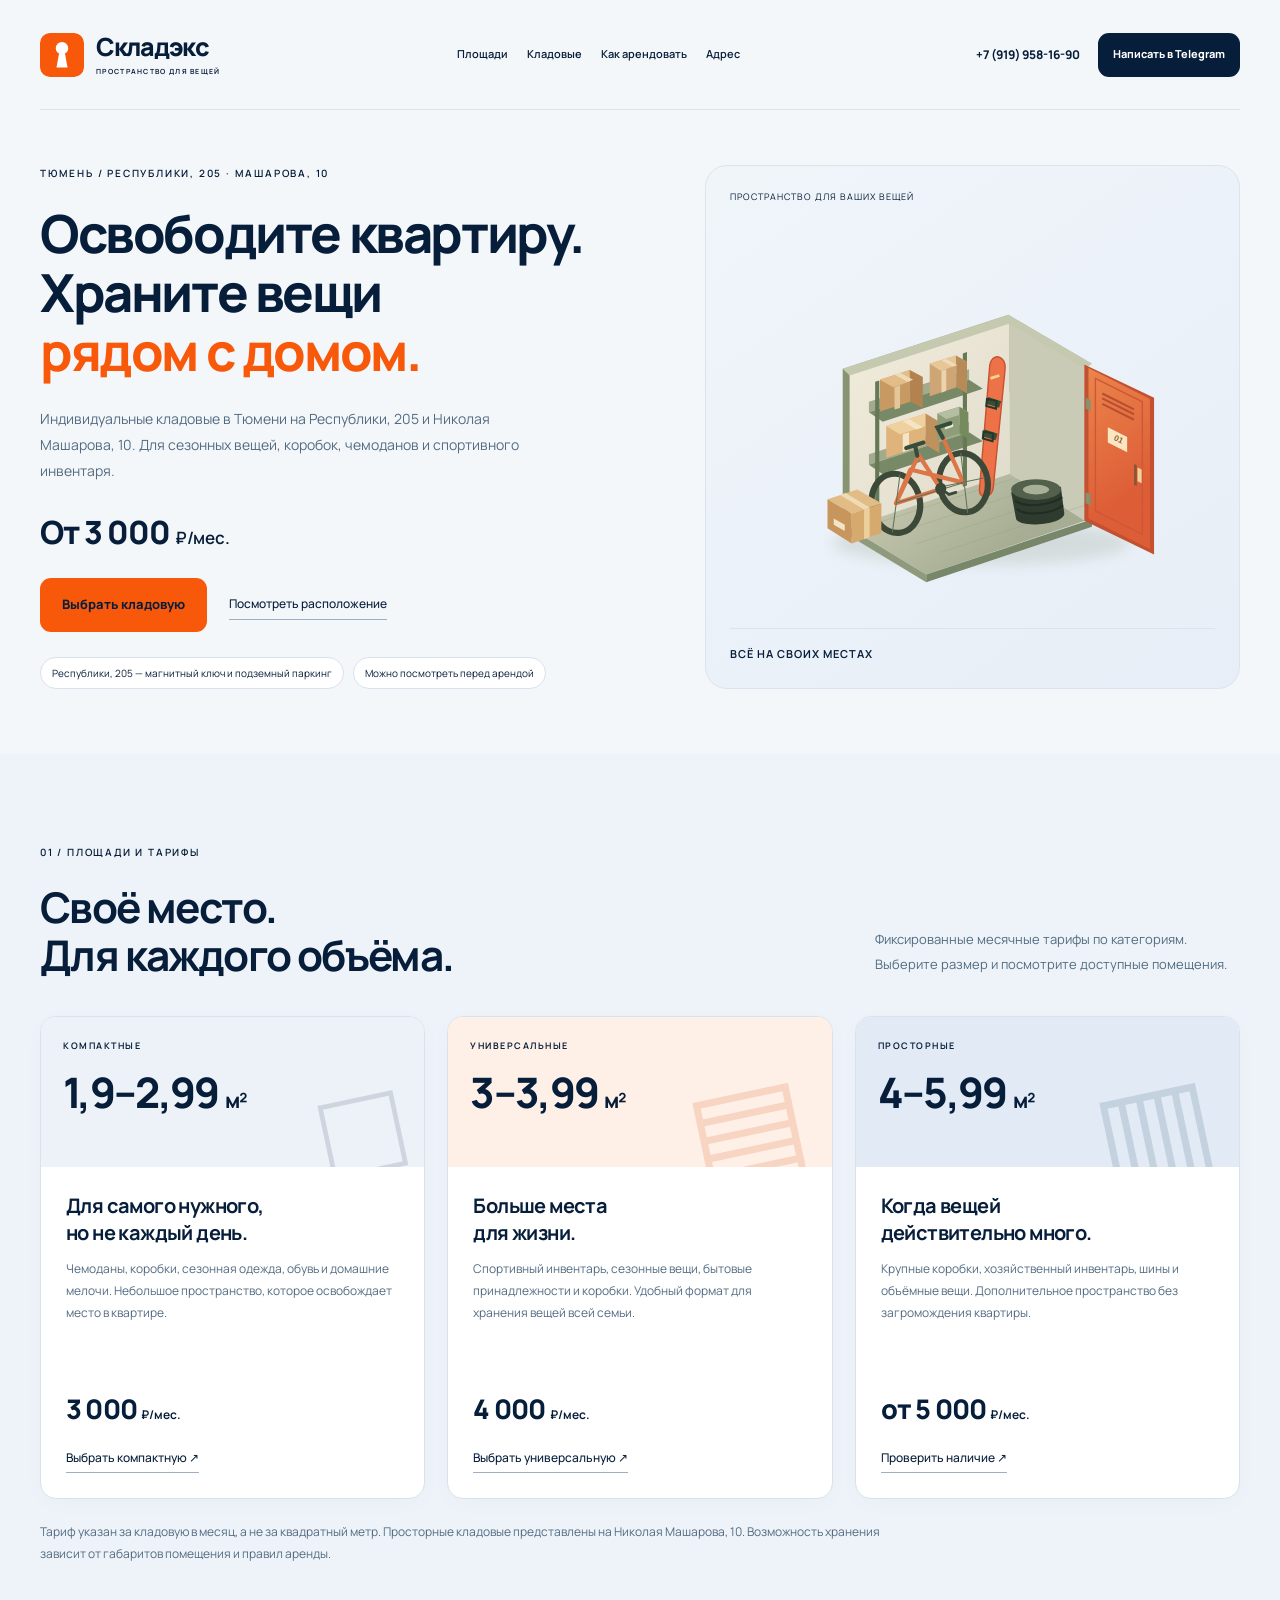
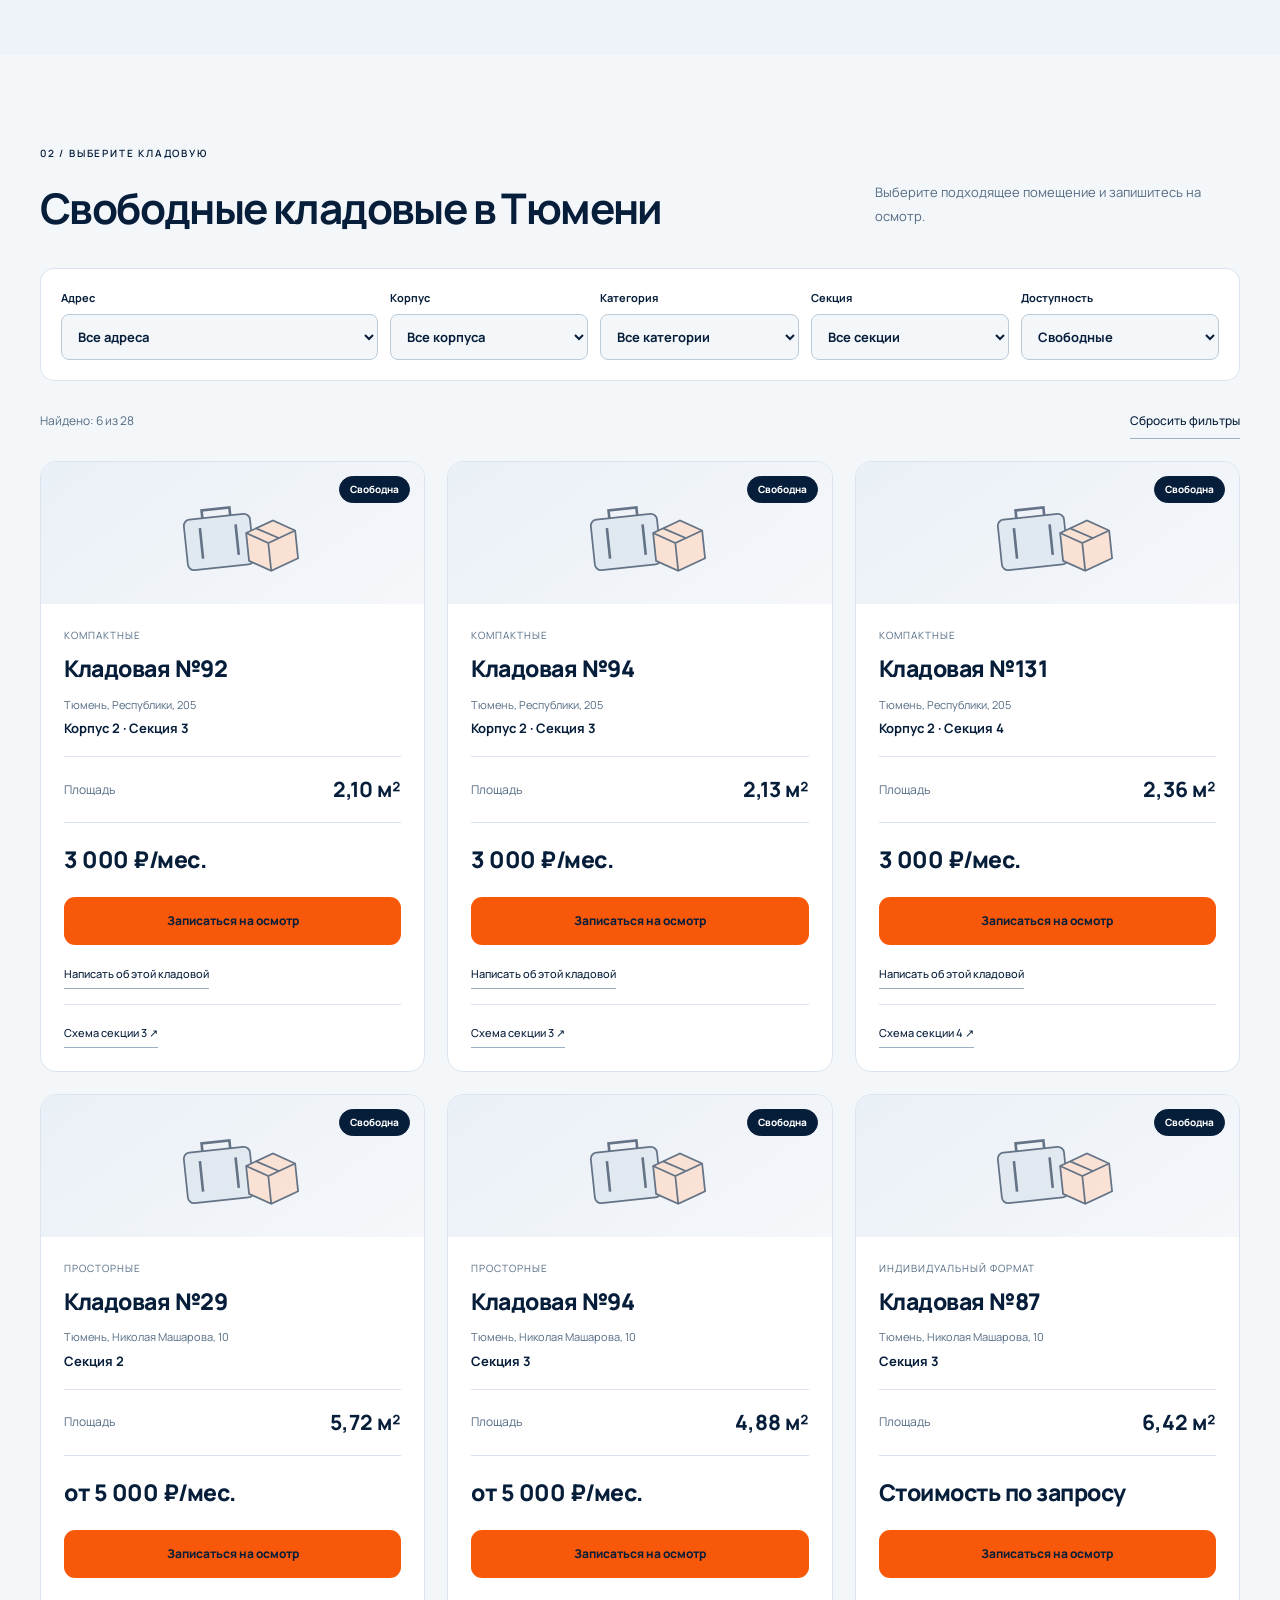
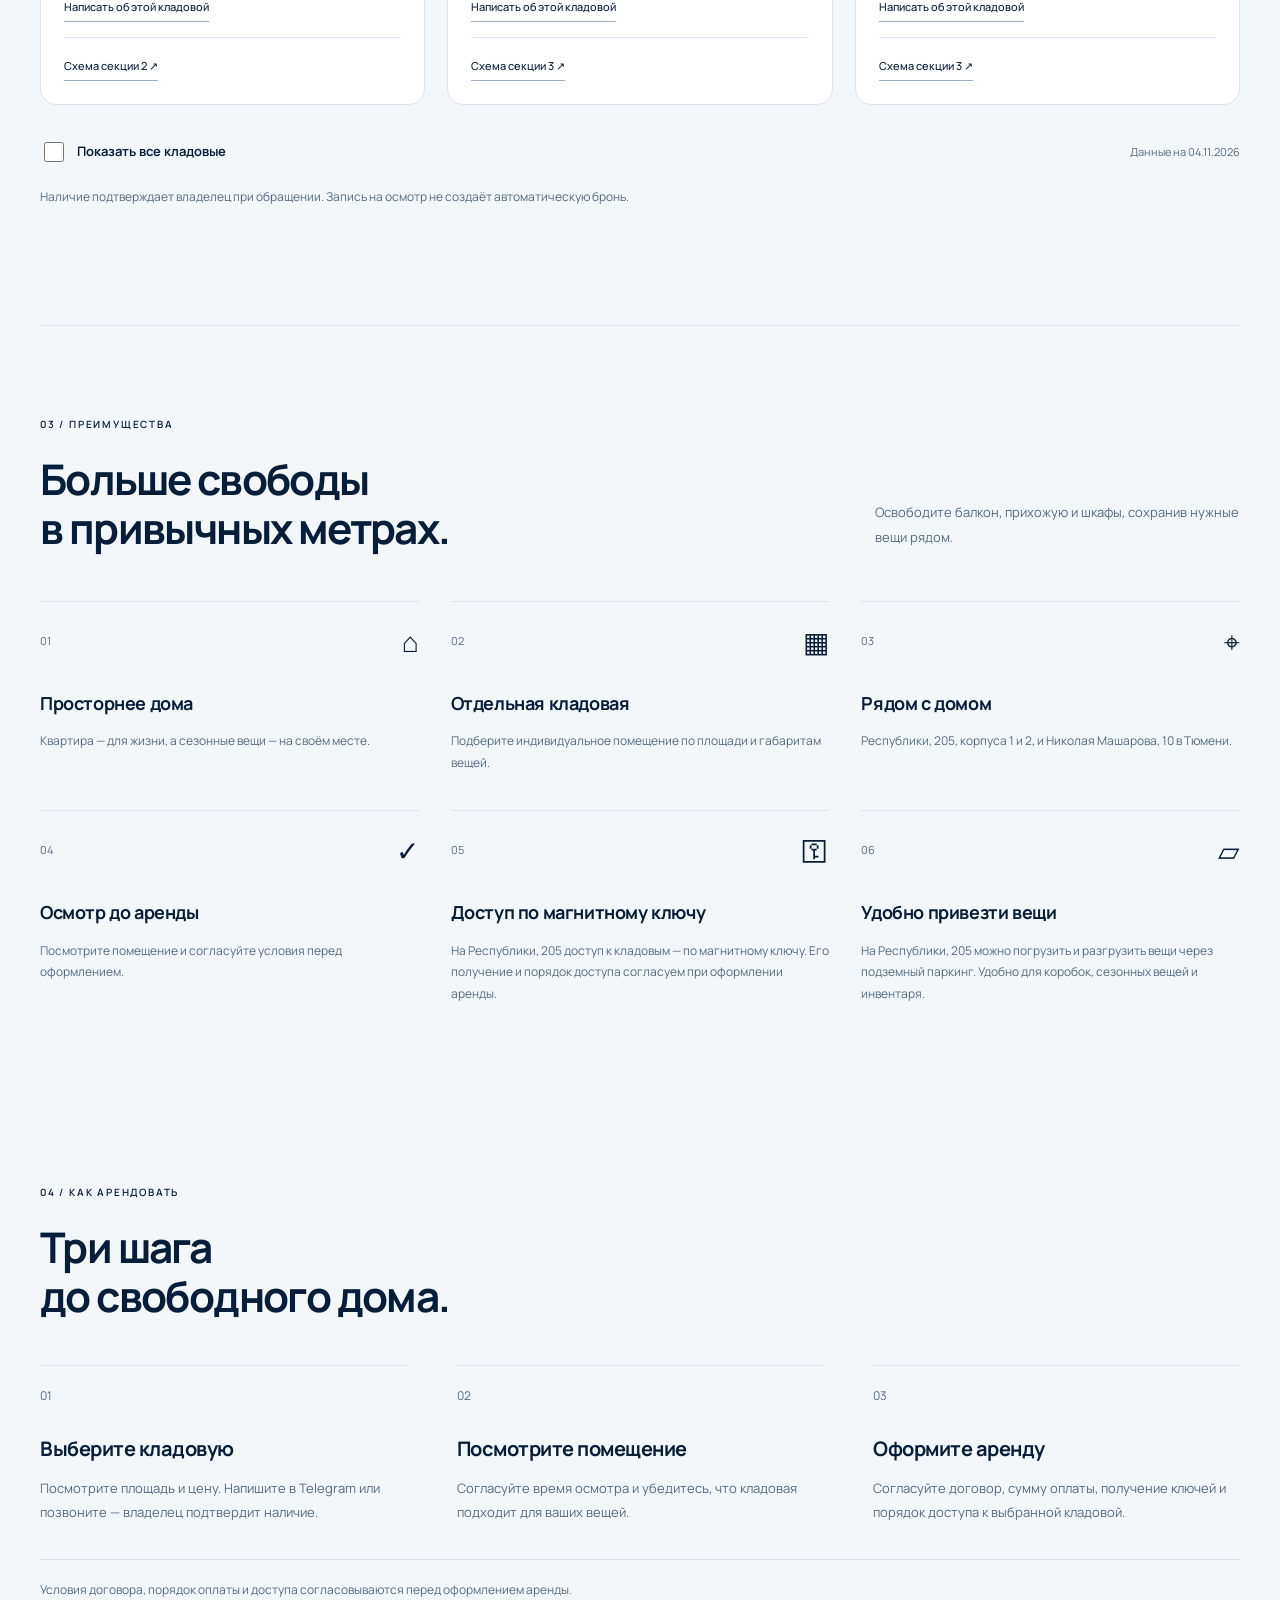
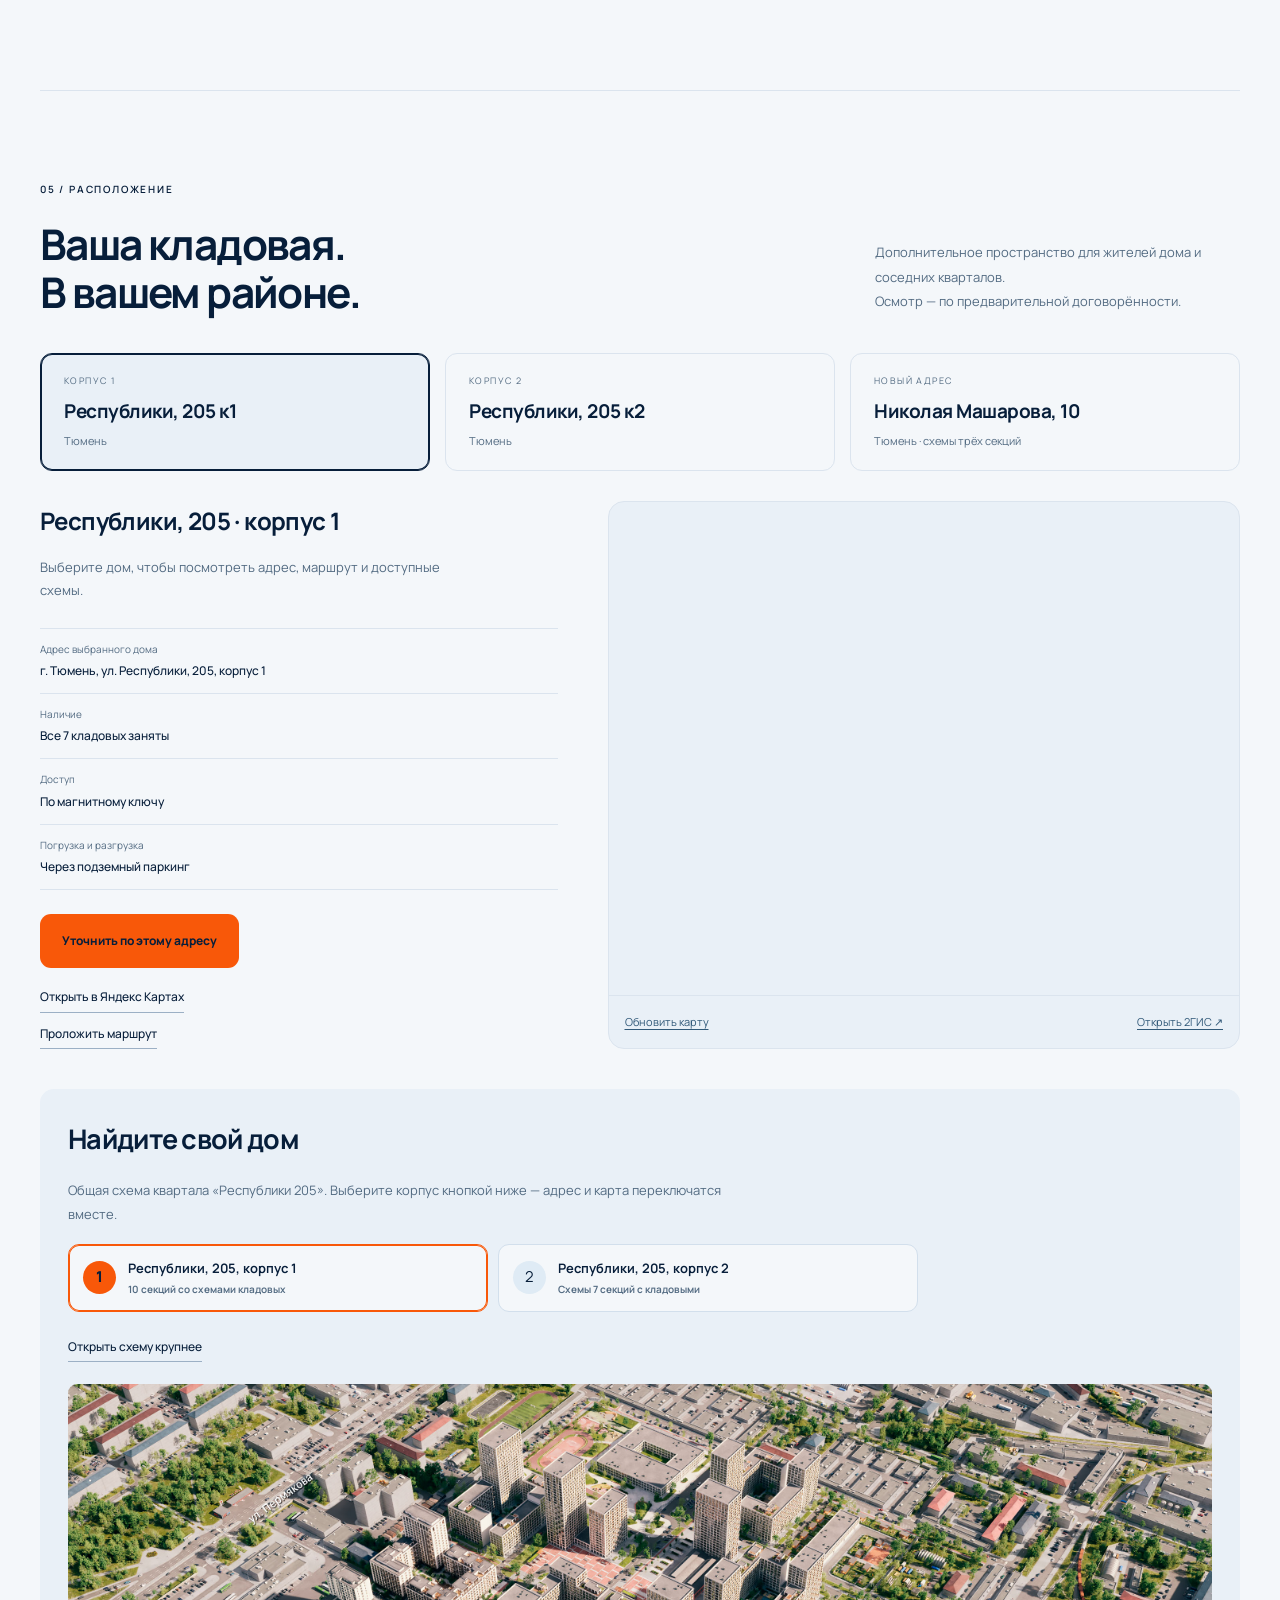
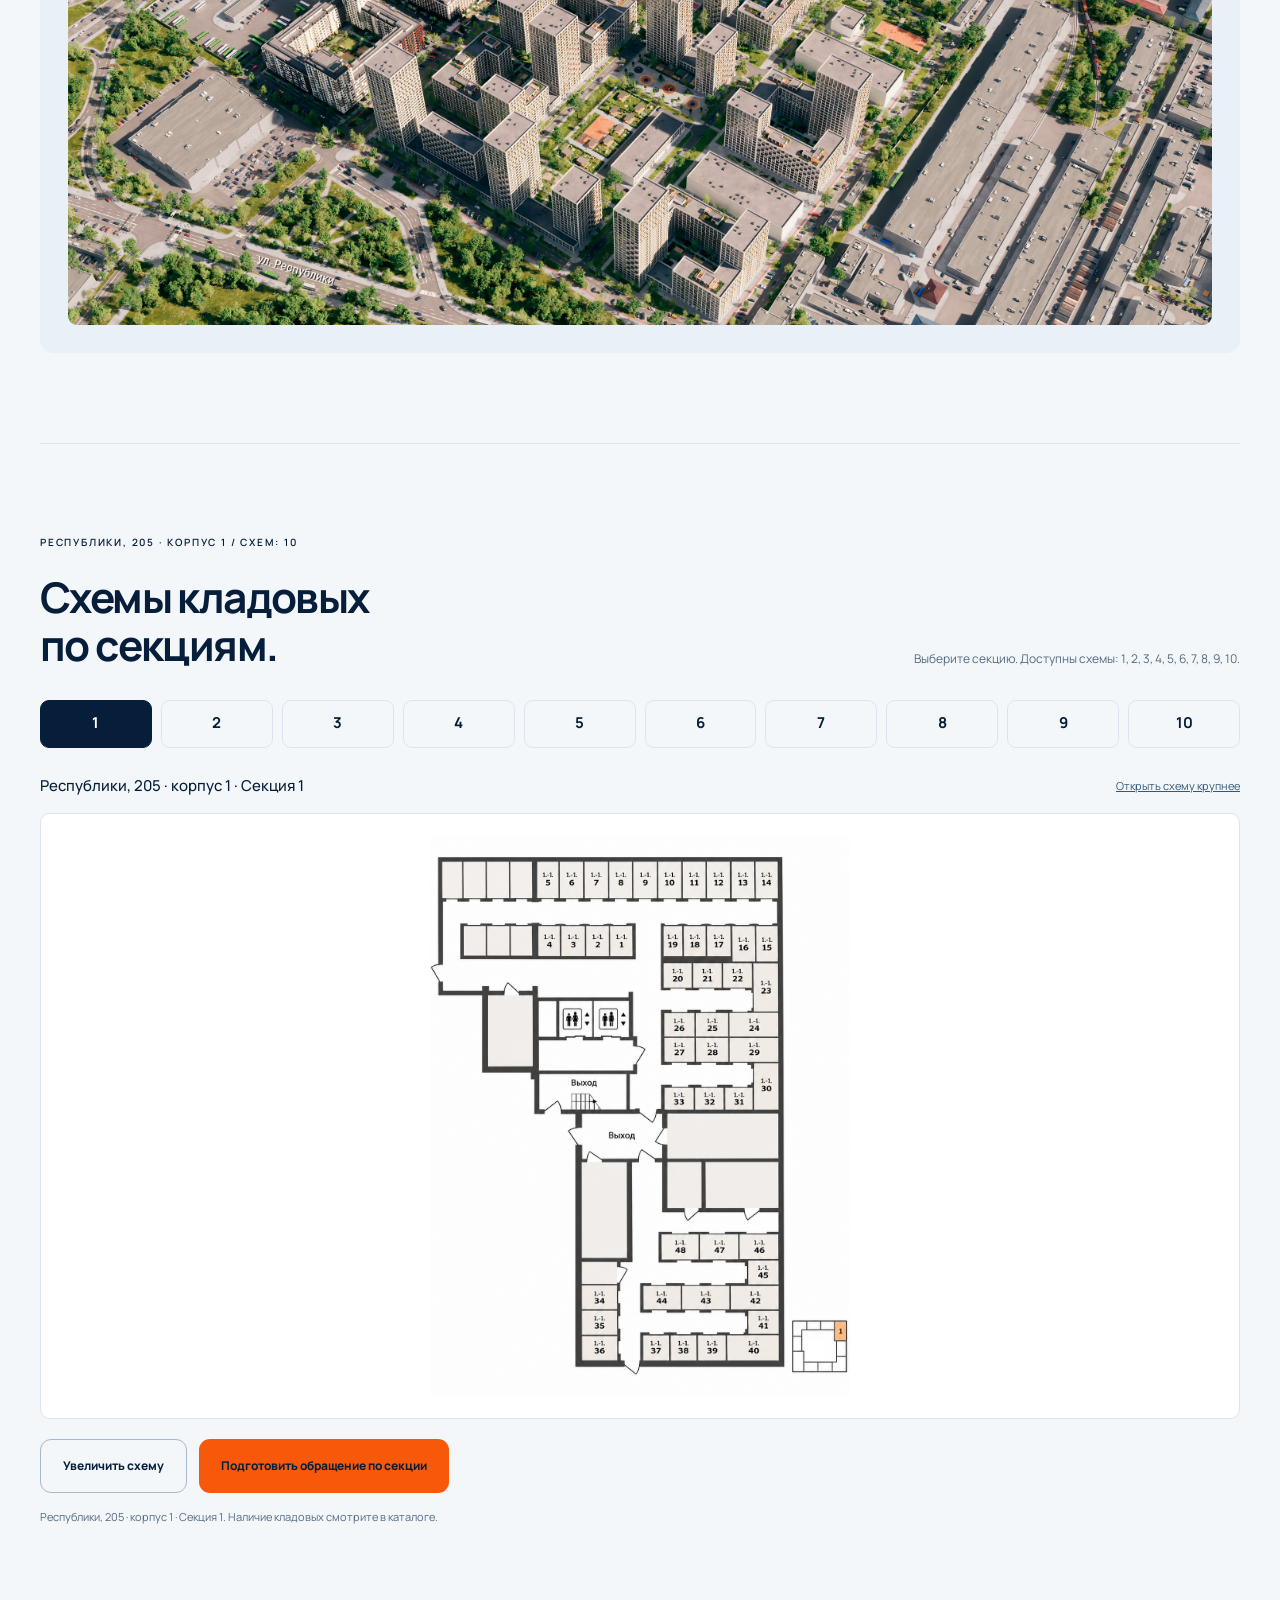
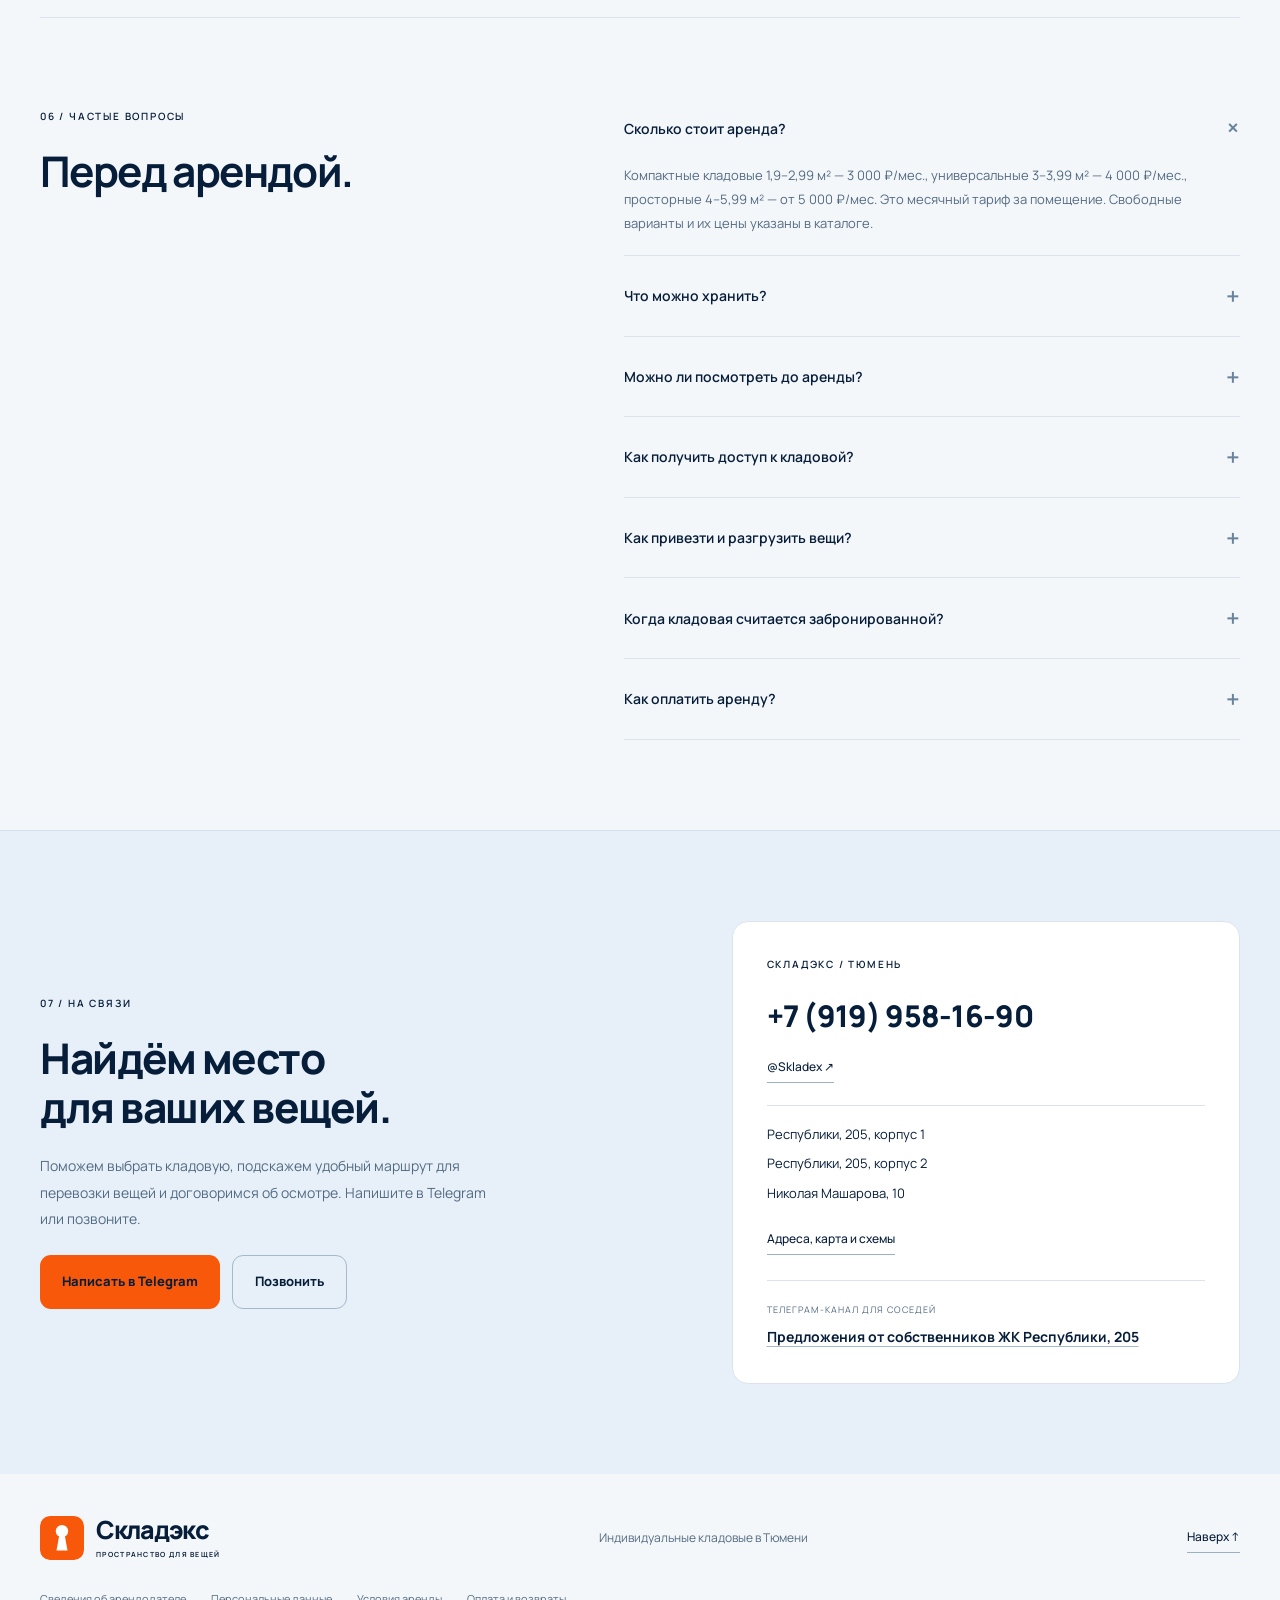
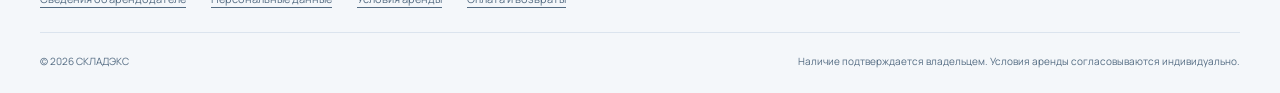
<file: index.html>
<!DOCTYPE html>
<html lang="ru">
<head>
  <meta charset="UTF-8">
  <meta name="viewport" content="width=device-width, initial-scale=1">
  <meta name="theme-color" content="#071E3A">
  <meta name="description" content="Индивидуальные кладовые в Тюмени на Республики, 205 и Николая Машарова, 10. Площади, цены, свободные помещения, карты и запись на осмотр. От 3 000 ₽/мес.">
  <title>Кладовые в Тюмени — Республики, 205 и Машарова, 10 | Складэкс</title>
  <link rel="canonical" href="https://tselov.github.io/pod-bokom/">
  <meta property="og:title" content="Складэкс — кладовые рядом с домом">
  <meta property="og:description" content="Республики, 205 и Николая Машарова, 10, Тюмень. Выберите свободную кладовую и запишитесь на осмотр. От 3 000 ₽/мес.">
  <meta property="og:type" content="website">
  <meta property="og:url" content="https://tselov.github.io/pod-bokom/">
  <meta property="og:locale" content="ru_RU">
  <link rel="icon" href="favicon.svg" type="image/svg+xml">
  <link rel="preload" href="fonts/manrope-variable.ttf" as="font" type="font/ttf" crossorigin>
  <link rel="stylesheet" href="styles.css?v=skladex-v16-20261104">
  <script src="site-config.js?v=1.1" defer></script>
  <script src="catalog-core.js?v=1.6" defer></script>
  <script src="plans-data.js?v=skladex-v17-20261104" defer></script>
  <script src="script.js?v=skladex-v16-20261104" defer></script>
</head>
<body id="top">
  <a class="skip-link" href="#catalog">Перейти к свободным кладовым</a>
  <header class="site-header wrap"><a class="brand" href="#top" aria-label="Складэкс — наверх"><img class="brand-mark" src="brand-mark.svg" width="44" height="44" alt=""><span>Складэкс<small>ПРОСТРАНСТВО ДЛЯ ВЕЩЕЙ</small></span></a>
    <nav class="desktop-nav" aria-label="Основное меню"><a href="#areas">Площади</a><a href="#catalog">Кладовые</a><a href="#how">Как арендовать</a><a href="#location">Адрес</a></nav>
    <div class="header-contacts"><a class="header-phone" href="tel:+79199581690" data-phone>+7 (919) 958-16-90</a><a class="button button-dark header-telegram" href="https://t.me/Skladex" target="_blank" rel="noopener noreferrer" data-telegram>Написать в Telegram</a></div>
    <button class="menu-toggle" aria-label="Открыть меню" aria-controls="mobile-menu" aria-expanded="false"><span></span><span></span></button>
  </header>
  <nav class="mobile-menu wrap" id="mobile-menu" hidden aria-label="Мобильное меню"><a href="#areas">Площади и цены</a><a href="#catalog">Свободные кладовые</a><a href="#how">Как арендовать</a><a href="#location">Адрес и карта</a><a href="#floorplan-panel">Схемы секций</a><a href="#faq">Частые вопросы</a><a href="https://t.me/Skladex" target="_blank" rel="noopener noreferrer" data-telegram>Написать в Telegram ↗</a></nav>
  <main>
    <section class="hero wrap" aria-labelledby="hero-title">
      <div class="hero-copy"><p class="eyebrow">ТЮМЕНЬ / РЕСПУБЛИКИ, 205 · МАШАРОВА, 10</p><h1 id="hero-title">Освободите квартиру.<br>Храните вещи<br><span>рядом с домом.</span></h1><p class="hero-description">Индивидуальные кладовые в Тюмени на Республики, 205 и Николая Машарова, 10. Для сезонных вещей, коробок, чемоданов и спортивного инвентаря.</p><div class="hero-price">От 3 000 <span>₽/мес.</span></div><div class="hero-actions"><a class="button button-primary" href="#catalog">Выбрать кладовую </a><a class="text-link" href="#location">Посмотреть расположение</a></div><div class="hero-tags"><span>Республики, 205 — магнитный ключ и подземный паркинг</span><span>Можно посмотреть перед арендой</span></div></div>
      <figure class="hero-visual hero-illustration"><div class="visual-top"><span>ПРОСТРАНСТВО ДЛЯ ВАШИХ ВЕЩЕЙ</span></div><img src="storage.svg" alt="Схематичное изображение хранения коробок, велосипеда и сезонных вещей в кладовой" width="640" height="550" fetchpriority="high"><figcaption>Всё на своих местах</figcaption></figure>
    </section>
    <section class="areas-section" id="areas" aria-labelledby="areas-title"><div class="section wrap"><div class="section-top"><div><p class="eyebrow">01 / ПЛОЩАДИ И ТАРИФЫ</p><h2 id="areas-title">Своё место.<br>Для каждого объёма.</h2></div><p class="section-description">Фиксированные месячные тарифы по категориям. Выберите размер и посмотрите доступные помещения.</p></div><div class="area-grid">
      <article class="area-card" data-format="compact"><div class="area-visual compact"><p>КОМПАКТНЫЕ</p><strong>1,9–2,99 <span>м²</span></strong><span class="area-symbol" aria-hidden="true">□</span></div><div class="area-copy"><h3>Для самого нужного,<br>но не каждый день.</h3><p>Чемоданы, коробки, сезонная одежда, обувь и домашние мелочи. Небольшое пространство, которое освобождает место в квартире.</p><div class="category-price">3 000 <span>₽/мес.</span></div><a class="text-link" href="#catalog" data-category-choice="compact">Выбрать компактную ↗</a></div></article>
      <article class="area-card" data-format="universal"><div class="area-visual universal"><p>УНИВЕРСАЛЬНЫЕ</p><strong>3–3,99 <span>м²</span></strong><span class="area-symbol" aria-hidden="true">▤</span></div><div class="area-copy"><h3>Больше места<br>для жизни.</h3><p>Спортивный инвентарь, сезонные вещи, бытовые принадлежности и коробки. Удобный формат для хранения вещей всей семьи.</p><div class="category-price">4 000 <span>₽/мес.</span></div><a class="text-link" href="#catalog" data-category-choice="universal">Выбрать универсальную ↗</a></div></article>
      <article class="area-card" data-format="spacious"><div class="area-visual spacious"><p>ПРОСТОРНЫЕ</p><strong>4–5,99 <span>м²</span></strong><span class="area-symbol" aria-hidden="true">▥</span></div><div class="area-copy"><h3>Когда вещей<br>действительно много.</h3><p>Крупные коробки, хозяйственный инвентарь, шины и объёмные вещи. Дополнительное пространство без загромождения квартиры.</p><div class="category-price">от 5 000 <span>₽/мес.</span></div><a class="text-link" href="#catalog" data-category-choice="spacious">Проверить наличие ↗</a></div></article>
    </div><p class="catalog-note">Тариф указан за кладовую в месяц, а не за квадратный метр. Просторные кладовые представлены на Николая Машарова, 10. Возможность хранения зависит от габаритов помещения и правил аренды.</p></div></section>
    <section class="section wrap catalog-section" id="catalog" aria-labelledby="catalog-title">
      <div class="section-top"><div><p class="eyebrow">02 / ВЫБЕРИТЕ КЛАДОВУЮ</p><h2 id="catalog-title">Свободные кладовые<br>в Тюмени</h2></div><p class="section-description">Выберите подходящее помещение и запишитесь на осмотр.</p></div>
      <div class="catalog-filters" role="group" aria-label="Фильтры кладовых">
        <label class="address-filter" for="filter-addressId">Адрес<select id="filter-addressId"><option value="all">Все адреса</option><option value="republic-205">Республики, 205</option><option value="masharova-10">Николая Машарова, 10</option></select></label>
        <label for="filter-building">Корпус<select id="filter-building"><option value="all">Все корпуса</option><option value="1">Корпус 1</option><option value="2">Корпус 2</option></select></label>
        <label for="filter-category">Категория<select id="filter-category"><option value="all">Все категории</option><option value="compact">Компактные</option><option value="universal">Универсальные</option><option value="spacious">Просторные</option></select></label>
        <label for="filter-section">Секция<select id="filter-section"><option value="all">Все секции</option></select></label>
        <label for="filter-availability">Доступность<select id="filter-availability"><option value="available">Свободные</option><option value="all">Все кладовые</option><option value="occupied">Занятые</option><option value="on_request">Наличие уточняется</option></select></label>
      </div>
      <div class="catalog-toolbar"><p id="catalog-count" role="status" aria-live="polite">Загружаем кладовые…</p><button id="reset-filters" class="text-link" type="button">Сбросить фильтры</button></div>
      <div class="units-grid" id="units-grid" aria-busy="true"></div>
      <div class="catalog-empty" id="catalog-empty" hidden><h3>По этим условиям кладовых нет</h3><p>Измените фильтры или напишите нам — поможем подобрать вариант.</p><button class="button button-outline" type="button" id="empty-reset">Показать свободные</button><a class="text-link" href="https://t.me/Skladex" target="_blank" rel="noopener noreferrer" data-telegram>Спросить в Telegram ↗</a></div>
      <div class="catalog-empty" id="catalog-error" hidden role="alert"><h3>Не удалось загрузить каталог</h3><p>Попробуйте ещё раз или уточните наличие по телефону +7 (919) 958-16-90.</p><button class="button button-outline" id="catalog-retry" type="button">Загрузить ещё раз</button></div>
      <div class="catalog-bottom"><label class="show-all"><input id="show-all-units" type="checkbox"><span>Показать все кладовые</span></label><p id="catalog-updated">Данные на 04.11.2026</p></div>
      <p class="catalog-note">Наличие подтверждает владелец при обращении. Запись на осмотр не создаёт автоматическую бронь.</p>
    </section>
    <section class="section wrap" id="advantages" aria-labelledby="advantages-title"><div class="section-top"><div><p class="eyebrow">03 / ПРЕИМУЩЕСТВА</p><h2 id="advantages-title">Больше свободы<br>в привычных метрах.</h2></div><p class="section-description">Освободите балкон, прихожую и шкафы, сохранив нужные вещи рядом.</p></div><div class="advantages-grid advantages-grid-expanded"><article><div class="advantage-number">01 <span aria-hidden="true">⌂</span></div><h3>Просторнее дома</h3><p>Квартира — для жизни, а сезонные вещи — на своём месте.</p></article><article><div class="advantage-number">02 <span aria-hidden="true">▦</span></div><h3>Отдельная кладовая</h3><p>Подберите индивидуальное помещение по площади и габаритам вещей.</p></article><article><div class="advantage-number">03 <span aria-hidden="true">⌖</span></div><h3>Рядом с домом</h3><p>Республики, 205, корпуса 1 и 2, и Николая Машарова, 10 в Тюмени.</p></article><article><div class="advantage-number">04 <span aria-hidden="true">✓</span></div><h3>Осмотр до аренды</h3><p>Посмотрите помещение и согласуйте условия перед оформлением.</p></article><article><div class="advantage-number">05 <span aria-hidden="true">⚿</span></div><h3>Доступ по магнитному ключу</h3><p>На Республики, 205 доступ к кладовым — по магнитному ключу. Его получение и порядок доступа согласуем при оформлении аренды.</p></article><article><div class="advantage-number">06 <span aria-hidden="true">▱</span></div><h3>Удобно привезти вещи</h3><p>На Республики, 205 можно погрузить и разгрузить вещи через подземный паркинг. Удобно для коробок, сезонных вещей и инвентаря.</p></article></div></section>
    <section class="section wrap how-section" id="how" aria-labelledby="how-title"><div class="section-top"><div><p class="eyebrow">04 / КАК АРЕНДОВАТЬ</p><h2 id="how-title">Три шага<br>до свободного дома.</h2></div></div><ol class="steps"><li><span>01</span><h3>Выберите кладовую</h3><p>Посмотрите площадь и цену. Напишите в Telegram или позвоните — владелец подтвердит наличие.</p></li><li><span>02</span><h3>Посмотрите помещение</h3><p>Согласуйте время осмотра и убедитесь, что кладовая подходит для ваших вещей.</p></li><li><span>03</span><h3>Оформите аренду</h3><p>Согласуйте договор, сумму оплаты, получение ключей и порядок доступа к выбранной кладовой.</p></li></ol><p class="terms-note">Условия договора, порядок оплаты и доступа согласовываются перед оформлением аренды.</p></section>
    <section class="section wrap locations-section" id="location" aria-labelledby="location-title">
      <div class="section-top"><div><p class="eyebrow">05 / РАСПОЛОЖЕНИЕ</p><h2 id="location-title">Ваша кладовая.<br>В вашем районе.</h2></div><p class="section-description">Дополнительное пространство для жителей дома и соседних кварталов.<br>Осмотр — по предварительной договорённости.</p></div>
      <div class="building-switch building-switch-expanded" role="group" aria-label="Выберите адрес и дом">
        <button class="building-option active" data-building-choice="1" aria-pressed="true" aria-controls="location-map building-address"><span>КОРПУС 1</span><strong>Республики, 205 к1</strong><small>Тюмень</small></button>
        <button class="building-option" data-building-choice="2" aria-pressed="false" aria-controls="location-map building-address"><span>КОРПУС 2</span><strong>Республики, 205 к2</strong><small>Тюмень</small></button>
        <button class="building-option" data-building-choice="masharova-10" aria-pressed="false" aria-controls="location-map building-address"><span>НОВЫЙ АДРЕС</span><strong>Николая Машарова, 10</strong><small>Тюмень · схемы трёх секций</small></button>
      </div>
      <div class="location-grid">
        <div class="location-copy"><h3 id="building-heading">Республики, 205 · корпус 1</h3><p>Выберите дом, чтобы посмотреть адрес, маршрут и доступные схемы.</p><div class="location-details"><div><span>Адрес выбранного дома</span><strong id="building-address" aria-live="polite">г. Тюмень, ул. Республики, 205, корпус 1</strong></div><div><span>Наличие</span><strong id="building-availability">Все 7 кладовых заняты</strong></div><div><span>Доступ</span><strong id="location-access">По магнитному ключу</strong></div><div><span>Погрузка и разгрузка</span><strong id="location-loading">Через подземный паркинг</strong></div></div><p class="plans-unavailable" id="plans-unavailable" hidden>Схемы для выбранного адреса пока не опубликованы.</p><button class="button button-primary" id="building-request" data-request data-building="1">Уточнить по этому адресу</button><a class="text-button map-external" id="map-external" href="https://yandex.ru/maps/?text=Тюмень%2C%20улица%20Республики%2C%20205%2C%20корпус%201" target="_blank" rel="noopener noreferrer">Открыть в Яндекс Картах </a><a class="text-button map-external" id="map-route" href="https://yandex.ru/maps/?rtext=~57.12774%2C65.59686&amp;rtt=auto" target="_blank" rel="noopener noreferrer">Проложить маршрут </a></div>
        <div class="map-card">
          <iframe id="location-map" title="Карта: Тюмень, улица Республики, 205, корпус 1" src="https://yandex.ru/map-widget/v1/?mode=search&amp;ol=geo&amp;ouri=ymapsbm1%3A%2F%2Fgeo%3Fdata%3DCgo2NTkwNjYyMjQyEkPQoNC-0YHRgdC40Y8sINCi0Y7QvNC10L3RjCwg0YPQu9C40YbQsCDQoNC10YHQv9GD0LHQu9C40LrQuCwgMjA10LoxIgoNlzGDQhXOgmRC&amp;ll=65.59686%2C57.12774&amp;z=17" referrerpolicy="no-referrer-when-downgrade" allowfullscreen></iframe>
          <div class="map-footer"><p id="map-status" role="status" aria-live="polite">Загружаем карту…</p><div class="map-options"><button id="map-retry" class="map-link" type="button">Обновить карту</button><a id="map-backup" class="map-link" href="https://2gis.ru/tyumen/search/Тюмень%2C%20Республики%2C%20205%20к1" target="_blank" rel="noopener noreferrer">Открыть 2ГИС ↗</a></div></div>
        </div>
      </div>
      <!-- Исходная схема квартала сохранена без перерисовки. -->
      <figure class="building-photo building-photo-wide" id="building-photo">
        <div class="photo-heading"><h3>Найдите свой дом</h3><p>Общая схема квартала «Республики 205». Выберите корпус кнопкой ниже — адрес и карта переключатся вместе.</p><div class="photo-address-list"><button class="photo-address active" data-building-choice="1" aria-pressed="true" aria-controls="location-map building-address"><span>1</span><strong>Республики, 205, корпус 1<small>10 секций со схемами кладовых</small></strong></button><button class="photo-address" data-building-choice="2" aria-pressed="false" aria-controls="location-map building-address"><span>2</span><strong>Республики, 205, корпус 2<small>Схемы 7 секций с кладовыми</small></strong></button></div><a class="text-button" href="neighborhood-plan.jpg" target="_blank" rel="noopener noreferrer">Открыть схему крупнее</a></div>
        <div class="building-photo-stage" id="building-photo-stage"><a href="neighborhood-plan.jpg" target="_blank" rel="noopener noreferrer" aria-label="Открыть полную схему квартала Республики 205"><img src="neighborhood-plan.jpg" alt="Общая схема жилого квартала Республики 205 в Тюмени: расположение домов между улицами Республики и Пермякова" width="2880" height="1360" loading="lazy" decoding="async"></a></div>
      </figure>
    </section>
      <section class="floorplan-panel section wrap" id="floorplan-panel" aria-labelledby="plans-title">
        <div class="floorplan-header"><div><p class="eyebrow" id="plans-eyebrow">РЕСПУБЛИКИ, 205 / КОРПУС 1 / 10 СХЕМ</p><h2 id="plans-title">Схемы кладовых<br>по секциям.</h2></div><p id="plans-description">Выберите секцию и рассмотрите схему.<br>Здесь показаны планы выбранного корпуса.</p></div>
        <div class="section-picker" id="section-picker" role="group" aria-label="Секции корпуса 1">
          <button class="section-button active" data-section-choice="1" aria-pressed="true" aria-controls="floorplan-stage floorplan-heading" aria-label="Секция 1">1</button>
          <button class="section-button" data-section-choice="2" aria-pressed="false" aria-controls="floorplan-stage floorplan-heading" aria-label="Секция 2">2</button>
          <button class="section-button" data-section-choice="3" aria-pressed="false" aria-controls="floorplan-stage floorplan-heading" aria-label="Секция 3">3</button>
          <button class="section-button" data-section-choice="4" aria-pressed="false" aria-controls="floorplan-stage floorplan-heading" aria-label="Секция 4">4</button>
          <button class="section-button" data-section-choice="5" aria-pressed="false" aria-controls="floorplan-stage floorplan-heading" aria-label="Секция 5">5</button>
          <button class="section-button" data-section-choice="6" aria-pressed="false" aria-controls="floorplan-stage floorplan-heading" aria-label="Секция 6">6</button>
          <button class="section-button" data-section-choice="7" aria-pressed="false" aria-controls="floorplan-stage floorplan-heading" aria-label="Секция 7">7</button>
          <button class="section-button" data-section-choice="8" aria-pressed="false" aria-controls="floorplan-stage floorplan-heading" aria-label="Секция 8">8</button>
          <button class="section-button" data-section-choice="9" aria-pressed="false" aria-controls="floorplan-stage floorplan-heading" aria-label="Секция 9">9</button>
          <button class="section-button" data-section-choice="10" aria-pressed="false" aria-controls="floorplan-stage floorplan-heading" aria-label="Секция 10">10</button>
        </div>
        <div class="floorplan-info"><h4 id="floorplan-heading" aria-live="polite">Республики, 205, корпус 1 · Секция 1</h4><a id="floorplan-file" href="floorplans/republic_205-1-1.png" target="_blank" rel="noopener noreferrer">Открыть схему крупнее</a></div>
        <div class="floorplan-stage" id="floorplan-stage"><button class="plan-preview-button" data-plan-open aria-label="Увеличить схему секции 1"><img id="floorplan-preview" src="floorplans/republic_205-1-1.png" alt="Схема расположения кладовых в секции 1, Республики, 205, корпус 1" width="1086" height="1448" loading="lazy"></button></div>
        <p class="image-error" id="floorplan-error" role="alert" hidden>Схема не загрузилась. Попробуйте выбрать секцию ещё раз или откройте файл по ссылке выше.</p>
        <div class="floorplan-actions"><button class="button button-outline" data-plan-open>Увеличить схему </button><button class="button button-primary" id="section-request" data-request data-building="1" data-section="1">Подготовить обращение по секции </button></div>
        <p id="floorplan-caption">Корпус 1, секция 1. Наличие кладовых смотрите в каталоге.</p>
      </section>

    <section class="section wrap faq-section" id="faq" aria-labelledby="faq-title"><div><p class="eyebrow">06 / ЧАСТЫЕ ВОПРОСЫ</p><h2 id="faq-title">Перед арендой.</h2></div><div class="faq-list">
      <details open><summary>Сколько стоит аренда?<span aria-hidden="true">+</span></summary><p>Компактные кладовые 1,9–2,99 м² — 3 000 ₽/мес., универсальные 3–3,99 м² — 4 000 ₽/мес., просторные 4–5,99 м² — от 5 000 ₽/мес. Это месячный тариф за помещение. Свободные варианты и их цены указаны в каталоге.</p></details>
      <details><summary>Что можно хранить?<span aria-hidden="true">+</span></summary><p>Коробки, чемоданы, сезонную одежду и бытовые вещи с учётом правил аренды. Хранение шин, велосипедов, крупного инвентаря и вещей с особыми требованиями согласуйте заранее. Вещи должны подходить по габаритам. Опасные и запрещённые договором предметы хранить нельзя.</p></details>
      <details><summary>Можно ли посмотреть до аренды?<span aria-hidden="true">+</span></summary><p>Да. Выберите свободную кладовую и нажмите «Записаться на осмотр». Владелец подтвердит наличие и согласует время.</p></details>
      <details><summary>Как получить доступ к кладовой?<span aria-hidden="true">+</span></summary><p>На Республики, 205 доступ — по магнитному ключу. Получение ключей и порядок доступа к кладовой на любом адресе согласуем перед оформлением аренды.</p></details><details><summary>Как привезти и разгрузить вещи?<span aria-hidden="true">+</span></summary><p>На Республики, 205 погрузка и разгрузка доступны через подземный паркинг. Для Николая Машарова, 10 способ подъезда и разгрузки уточните у владельца. Перед приездом согласуйте маршрут к своей кладовой и порядок въезда.</p></details>
      <details><summary>Когда кладовая считается забронированной?<span aria-hidden="true">+</span></summary><p>Только после подтверждения владельцем. Выбор помещения, открытие Telegram и отправка сообщения сами по себе не создают бронь.</p></details>
      <details><summary>Как оплатить аренду?<span aria-hidden="true">+</span></summary><p>Порядок и сумму первого платежа согласуйте после подтверждения наличия и условий договора. Оплата на сайте пока не подключена.</p></details>
    </div></section>
    <section class="inquiry-section" id="inquiry" aria-labelledby="inquiry-title"><div class="section wrap contact-grid"><div><p class="eyebrow">07 / НА СВЯЗИ</p><h2 id="inquiry-title">Найдём место<br>для ваших вещей.</h2><p class="inquiry-description">Поможем выбрать кладовую, подскажем удобный маршрут для перевозки вещей и договоримся об осмотре. Напишите в Telegram или позвоните.</p><div class="contact-actions"><a class="button button-primary" href="https://t.me/Skladex" target="_blank" rel="noopener noreferrer" data-telegram>Написать в Telegram</a><a class="button button-outline" href="tel:+79199581690" data-phone>Позвонить</a></div></div><div class="contact-card"><p class="eyebrow">СКЛАДЭКС / ТЮМЕНЬ</p><a class="contact-phone" href="tel:+79199581690" data-phone>+7 (919) 958-16-90</a><a class="text-link" href="https://t.me/Skladex" target="_blank" rel="noopener noreferrer" data-telegram>@Skladex ↗</a><div class="contact-addresses"><p>Республики, 205, корпус 1</p><p>Республики, 205, корпус 2</p><p>Николая Машарова, 10</p></div><a class="text-link" href="#location">Адреса, карта и схемы</a><a class="community-link" href="https://t.me/resp205" target="_blank" rel="noopener noreferrer"><span>ТЕЛЕГРАМ-КАНАЛ ДЛЯ СОСЕДЕЙ</span><strong>Предложения от собственников ЖК Республики, 205</strong></a></div></div></section>
  </main>
  <footer class="footer wrap"><div class="footer-top"><a class="brand" href="#top" aria-label="Складэкс — наверх"><img class="brand-mark" src="brand-mark.svg" width="44" height="44" alt=""><span>Складэкс<small>ПРОСТРАНСТВО ДЛЯ ВЕЩЕЙ</small></span></a><p>Индивидуальные кладовые в Тюмени</p><a class="text-link" href="#top">Наверх ↑</a></div><nav class="legal-links" aria-label="Документы"><a href="documents.html#landlord">Сведения об арендодателе</a><a href="documents.html#privacy">Персональные данные</a><a href="documents.html#rental">Условия аренды</a><a href="documents.html#payment">Оплата и возвраты</a></nav><div class="footer-bottom"><span>© <span id="year">2026</span> СКЛАДЭКС</span><p>Наличие подтверждается владельцем. Условия аренды согласовываются индивидуально.</p></div></footer>
  <nav class="mobile-contact-bar" aria-label="Быстрая связь"><a href="tel:+79199581690" data-phone>Позвонить</a><a href="https://t.me/Skladex" target="_blank" rel="noopener noreferrer" data-telegram>Написать</a></nav>
  <dialog id="contact-dialog" class="contact-dialog" aria-labelledby="contact-dialog-title">
    <button class="dialog-close" type="button" aria-label="Закрыть обращение">×</button><p class="eyebrow" id="contact-dialog-eyebrow">ЗАПИСЬ НА ОСМОТР</p><h2 id="contact-dialog-title">Договоримся об осмотре</h2><p id="contact-dialog-details"></p><label for="contact-message">Ваше обращение</label><textarea id="contact-message" rows="6" readonly></textarea><div class="contact-dialog-actions"><a id="unit-telegram" class="button button-primary" href="https://t.me/Skladex" target="_blank" rel="noopener noreferrer">Продолжить в Telegram</a><button id="copy-message" class="button button-outline" type="button">Скопировать текст</button><a href="tel:+79199581690" class="text-link" data-phone>Позвонить владельцу</a></div><p id="contact-copy-status" role="status" aria-live="polite"></p><p class="form-note">Проверьте текст и отправьте его в Telegram. Если приложение не подставит сообщение, скопируйте его здесь и вставьте в чат @Skladex. Наличие и время осмотра подтверждает владелец.</p>
  </dialog>
  <dialog id="plan-dialog" class="plan-dialog" aria-labelledby="plan-dialog-title">
    <button class="dialog-close" aria-label="Закрыть схему">×</button>
    <p class="eyebrow" id="plan-dialog-building">РЕСПУБЛИКИ, 205, КОРПУС 1</p><h2 id="plan-dialog-title">Секция 1 · Схема кладовых</h2>
    <div class="plan-tools" role="group" aria-label="Масштаб схемы"><button id="plan-zoom-out" aria-label="Уменьшить схему" disabled>−</button><output id="plan-zoom-level" aria-live="polite">100%</output><button id="plan-zoom-in" aria-label="Увеличить схему">+</button><button id="plan-fit">По размеру окна</button><a id="plan-download" href="floorplans/republic_205-1-1.png" download>Скачать схему</a></div>
    <div class="plan-viewport" id="plan-viewport" tabindex="0" aria-label="Схема кладовых. После увеличения используйте прокрутку или клавиши со стрелками."><div class="plan-canvas" id="plan-canvas"><img id="plan-image" src="floorplans/republic_205-1-1.png" alt="Схема кладовых секции 1" width="1086" height="1448"></div></div>
    <p class="plan-viewer-hint">Кнопки + и − меняют масштаб. Увеличенную схему можно прокручивать пальцем, мышью или стрелками клавиатуры.</p>
  </dialog>
  <noscript><p class="noscript-note wrap">Для каталога и фильтров включите JavaScript. Уточнить свободные кладовые и записаться на осмотр можно по телефону <a href="tel:+79199581690">+7 (919) 958-16-90</a> или в <a href="https://t.me/Skladex">Telegram @Skladex</a>. Схема первой секции и карта доступны выше.</p></noscript>
</body>
</html>
</file>
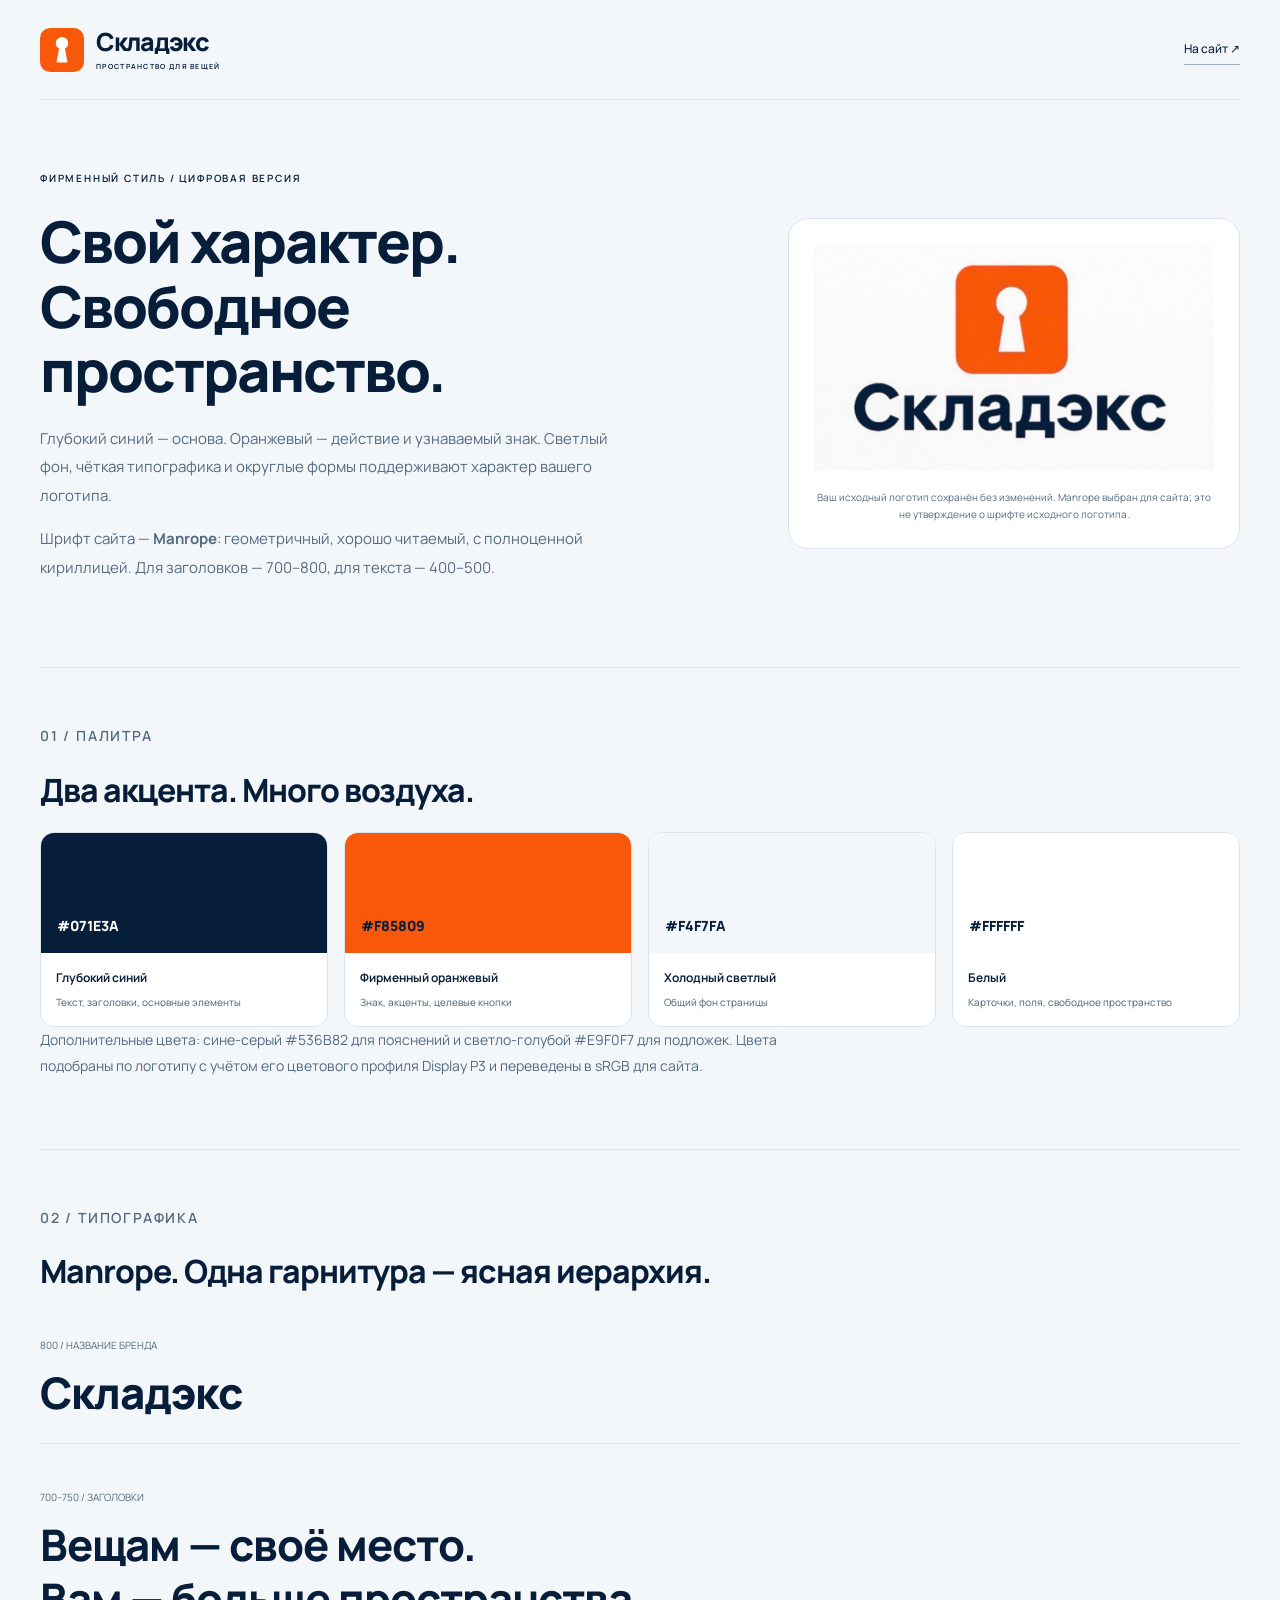
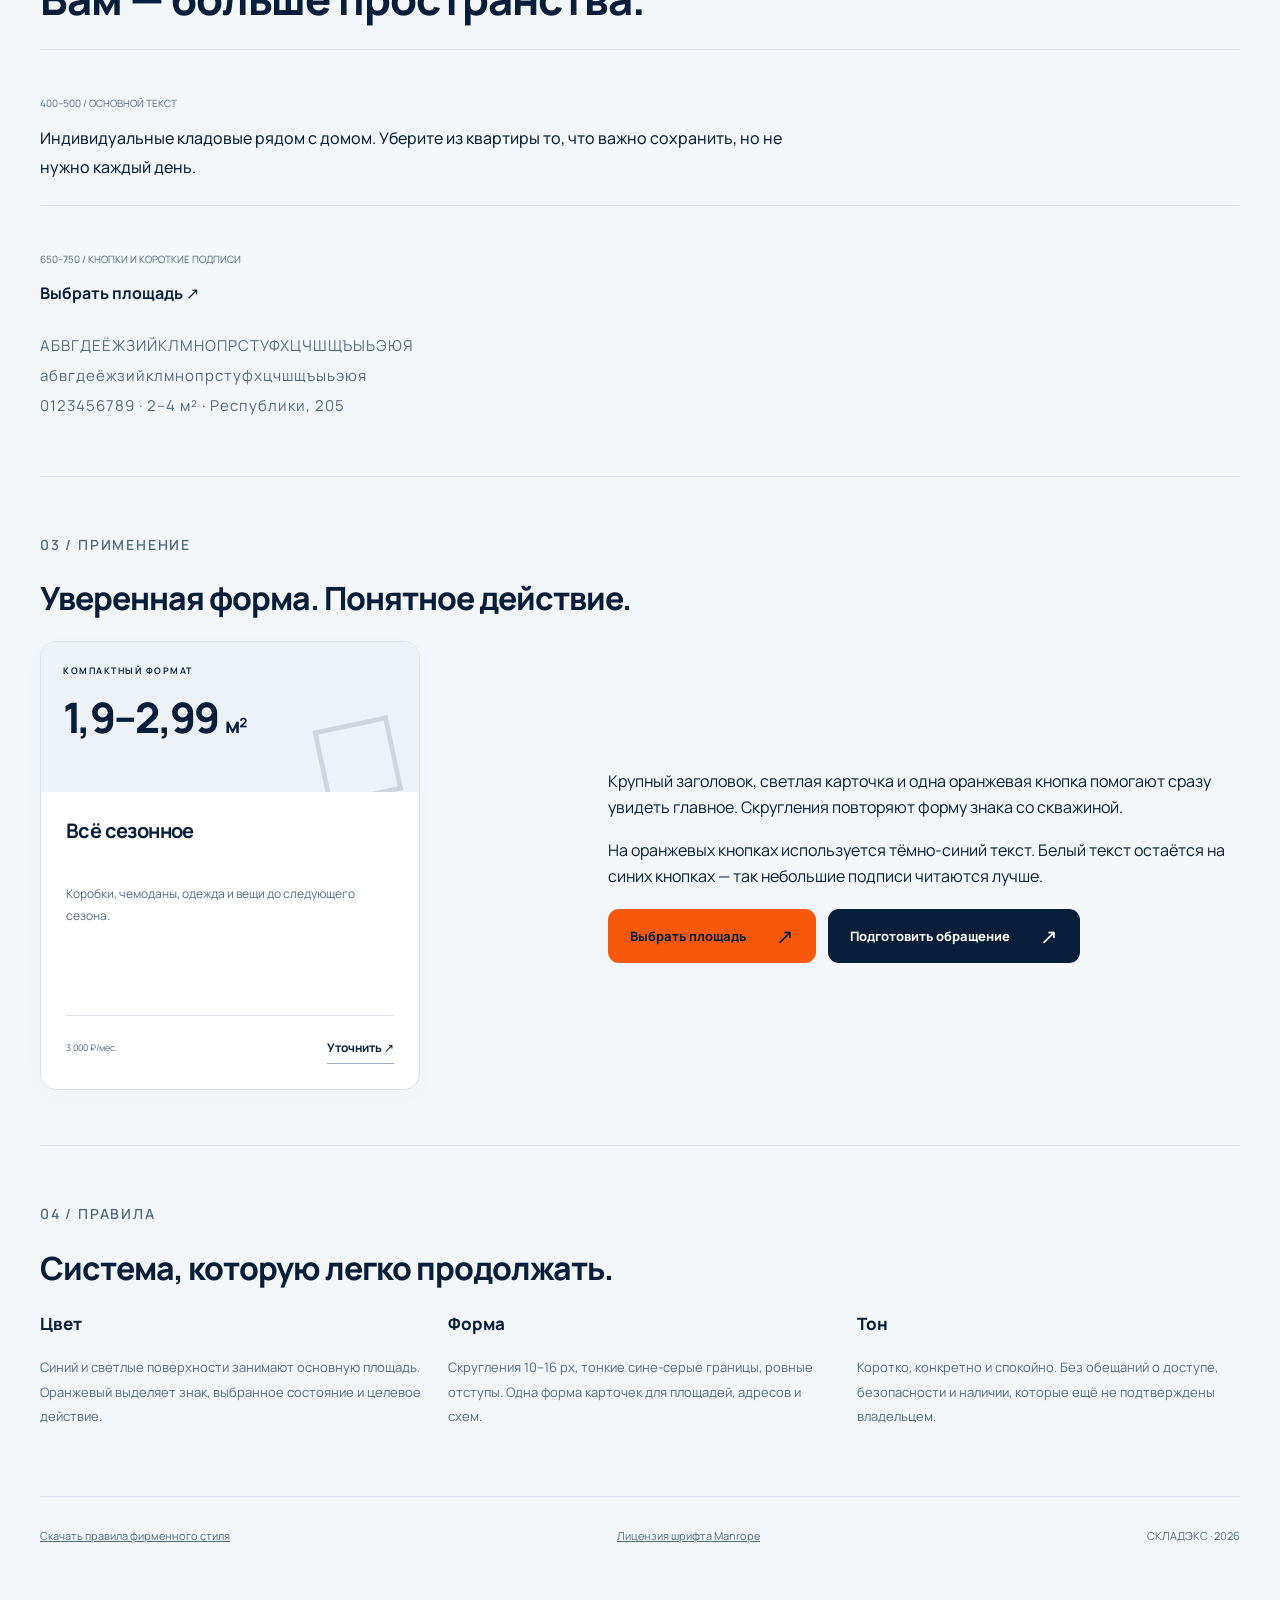
<file: brand.html>
<!DOCTYPE html>
<html lang="ru">
<head>
  <meta charset="UTF-8"><meta name="viewport" content="width=device-width, initial-scale=1">
  <meta name="theme-color" content="#071e3a"><title>Фирменный стиль — Складэкс</title>
  <link rel="icon" href="favicon.svg?v=skladex-brand-20261104" type="image/svg+xml">
  <link rel="preload" href="fonts/manrope-variable.ttf" as="font" type="font/ttf" crossorigin>
  <link rel="stylesheet" href="styles.css?v=skladex-v16-20261104">
  <style>
    .guide-header{height:100px}.guide-page{padding-bottom:70px}.guide-intro{display:grid;grid-template-columns:1.2fr .8fr;gap:70px;align-items:center;padding:70px 0;border-bottom:1px solid var(--line)}.guide-intro h1{font-size:clamp(34px,4.5vw,62px);line-height:1.12;letter-spacing:-2px;font-weight:800;margin-bottom:22px}.guide-intro p:not(.eyebrow){font-size:15px;color:var(--muted);line-height:1.9;max-width:590px}.guide-reference{margin:0;background:#fff;padding:25px;border:1px solid var(--line);border-radius:20px}.guide-reference img{width:100%;height:auto}.guide-reference figcaption{font-size:10px;color:var(--muted);line-height:1.7;text-align:center;margin-top:18px}.guide-section{padding:55px 0;border-bottom:1px solid var(--line)}.guide-section h2{font-size:32px;font-weight:750;letter-spacing:-1px;margin-bottom:24px}.guide-section>p{color:var(--muted);font-size:14px;max-width:750px;line-height:1.9}.swatches{display:grid;grid-template-columns:repeat(4,minmax(0,1fr));gap:16px}.swatch{border:1px solid var(--line);border-radius:14px;overflow:hidden;margin:0;background:#fff}.swatch-color{height:120px;display:flex;align-items:flex-end;padding:16px;font-size:14px;font-weight:800}.swatch figcaption{padding:15px;font-size:12px;font-weight:650}.swatch small{display:block;font-size:10px;font-weight:450;color:var(--muted);margin-top:6px}.type-samples{display:grid;gap:22px}.type-sample{padding:23px 0;border-bottom:1px solid var(--line)}.type-sample:last-child{border-bottom:0}.type-sample>small{font-size:10px;color:var(--muted);display:block;margin-bottom:12px}.type-sample p{margin:0;font-size:clamp(26px,3.4vw,44px);letter-spacing:-1px;line-height:1.25}.type-sample .body-sample{font-size:16px;letter-spacing:0;line-height:1.8;max-width:760px}.type-alphabet{font-size:15px;color:var(--muted);line-height:2;letter-spacing:1px;overflow-wrap:anywhere}.guide-examples{display:grid;grid-template-columns:.9fr 1.1fr;gap:50px;align-items:center}.guide-examples .area-card{max-width:380px}.guide-buttons{display:flex;flex-wrap:wrap;gap:12px;margin-top:20px}.guide-rules{display:grid;grid-template-columns:repeat(3,minmax(0,1fr));gap:25px}.guide-rules h3{font-size:17px;font-weight:750}.guide-rules p{font-size:13px;color:var(--muted);line-height:1.85}.guide-bottom{display:flex;justify-content:space-between;gap:20px;padding-top:30px;font-size:11px;color:var(--muted)}.guide-bottom a{text-decoration:underline}
    @media(max-width:760px){.guide-header{height:85px}.guide-intro{grid-template-columns:1fr;gap:25px;padding:40px 0}.guide-intro h1{letter-spacing:-1px}.guide-reference{max-width:400px;padding:20px}.guide-section{padding:36px 0}.guide-section h2{font-size:28px}.swatches{grid-template-columns:repeat(2,minmax(0,1fr));gap:12px}.swatch-color{height:100px}.guide-examples{grid-template-columns:1fr;gap:25px}.guide-rules{grid-template-columns:1fr;gap:15px}.guide-bottom{flex-direction:column}}
  </style>
</head>
<body>
  <header class="site-header guide-header wrap"><a class="brand" href="index.html"><img class="brand-mark" src="brand-mark.svg" width="44" height="44" alt=""><span>Складэкс<small>ПРОСТРАНСТВО ДЛЯ ВЕЩЕЙ</small></span></a><a class="text-link" href="index.html">На сайт ↗</a></header>
  <main class="guide-page wrap">
    <section class="guide-intro"><div><p class="eyebrow">ФИРМЕННЫЙ СТИЛЬ / ЦИФРОВАЯ ВЕРСИЯ</p><h1>Свой характер.<br>Свободное пространство.</h1><p>Глубокий синий — основа. Оранжевый — действие и узнаваемый знак. Светлый фон, чёткая типографика и округлые формы поддерживают характер вашего логотипа.</p><p>Шрифт сайта — <strong>Manrope</strong>: геометричный, хорошо читаемый, с полноценной кириллицей. Для заголовков — 700–800, для текста — 400–500.</p></div><figure class="guide-reference"><img src="brand-reference.jpg" width="1206" height="682" alt="Предоставленный логотип Складэкс: оранжевый знак со скважиной и тёмно-синяя надпись"><figcaption>Ваш исходный логотип сохранён без изменений. Manrope выбран для сайта; это не утверждение о шрифте исходного логотипа.</figcaption></figure></section>
    <section class="guide-section"><p class="eyebrow">01 / ПАЛИТРА</p><h2>Два акцента. Много воздуха.</h2><div class="swatches"><figure class="swatch"><div class="swatch-color" style="background:#071e3a;color:#fff">#071E3A</div><figcaption>Глубокий синий<small>Текст, заголовки, основные элементы</small></figcaption></figure><figure class="swatch"><div class="swatch-color" style="background:#f85809;color:#071e3a">#F85809</div><figcaption>Фирменный оранжевый<small>Знак, акценты, целевые кнопки</small></figcaption></figure><figure class="swatch"><div class="swatch-color" style="background:#f4f7fa;color:#071e3a">#F4F7FA</div><figcaption>Холодный светлый<small>Общий фон страницы</small></figcaption></figure><figure class="swatch"><div class="swatch-color" style="background:#fff;color:#071e3a">#FFFFFF</div><figcaption>Белый<small>Карточки, поля, свободное пространство</small></figcaption></figure></div><p>Дополнительные цвета: сине-серый #536B82 для пояснений и светло-голубой #E9F0F7 для подложек. Цвета подобраны по логотипу с учётом его цветового профиля Display P3 и переведены в sRGB для сайта.</p></section>
    <section class="guide-section"><p class="eyebrow">02 / ТИПОГРАФИКА</p><h2>Manrope. Одна гарнитура — ясная иерархия.</h2><div class="type-samples"><div class="type-sample"><small>800 / НАЗВАНИЕ БРЕНДА</small><p style="font-weight:800">Складэкс</p></div><div class="type-sample"><small>700–750 / ЗАГОЛОВКИ</small><p style="font-weight:750">Вещам — своё место.<br>Вам — больше пространства.</p></div><div class="type-sample"><small>400–500 / ОСНОВНОЙ ТЕКСТ</small><p class="body-sample" style="font-weight:450">Индивидуальные кладовые рядом с домом. Уберите из квартиры то, что важно сохранить, но не нужно каждый день.</p></div><div class="type-sample"><small>650–750 / КНОПКИ И КОРОТКИЕ ПОДПИСИ</small><p class="body-sample" style="font-weight:700">Выбрать площадь ↗</p></div></div><div class="type-alphabet">АБВГДЕЁЖЗИЙКЛМНОПРСТУФХЦЧШЩЪЫЬЭЮЯ<br>абвгдеёжзийклмнопрстуфхцчшщъыьэюя<br>0123456789 · 2–4 м² · Республики, 205</div></section>
    <section class="guide-section"><p class="eyebrow">03 / ПРИМЕНЕНИЕ</p><h2>Уверенная форма. Понятное действие.</h2><div class="guide-examples"><article class="area-card"><div class="area-visual compact"><p>КОМПАКТНЫЙ ФОРМАТ</p><strong>1,9–2,99 <span>м²</span></strong><span class="area-symbol" aria-hidden="true">□</span></div><div class="area-copy"><h3>Всё сезонное</h3><p>Коробки, чемоданы, одежда и вещи до следующего сезона.</p><div class="area-bottom"><span>3 000 ₽/мес.</span><a class="text-link" href="index.html#inquiry">Уточнить ↗</a></div></div></article><div><p>Крупный заголовок, светлая карточка и одна оранжевая кнопка помогают сразу увидеть главное. Скругления повторяют форму знака со скважиной.</p><p>На оранжевых кнопках используется тёмно-синий текст. Белый текст остаётся на синих кнопках — так небольшие подписи читаются лучше.</p><div class="guide-buttons"><a class="button button-primary" href="index.html#areas">Выбрать площадь <span aria-hidden="true">↗</span></a><a class="button button-dark" href="index.html#inquiry">Подготовить обращение <span aria-hidden="true">↗</span></a></div></div></div></section>
    <section class="guide-section"><p class="eyebrow">04 / ПРАВИЛА</p><h2>Система, которую легко продолжать.</h2><div class="guide-rules"><article><h3>Цвет</h3><p>Синий и светлые поверхности занимают основную площадь. Оранжевый выделяет знак, выбранное состояние и целевое действие.</p></article><article><h3>Форма</h3><p>Скругления 10–16 px, тонкие сине-серые границы, ровные отступы. Одна форма карточек для площадей, адресов и схем.</p></article><article><h3>Тон</h3><p>Коротко, конкретно и спокойно. Без обещаний о доступе, безопасности и наличии, которые ещё не подтверждены владельцем.</p></article></div></section>
    <div class="guide-bottom"><a href="BRAND.md">Скачать правила фирменного стиля</a><a href="fonts/OFL-Manrope.txt">Лицензия шрифта Manrope</a><span>СКЛАДЭКС · 2026</span></div>
  </main>
</body>
</html>
</file>
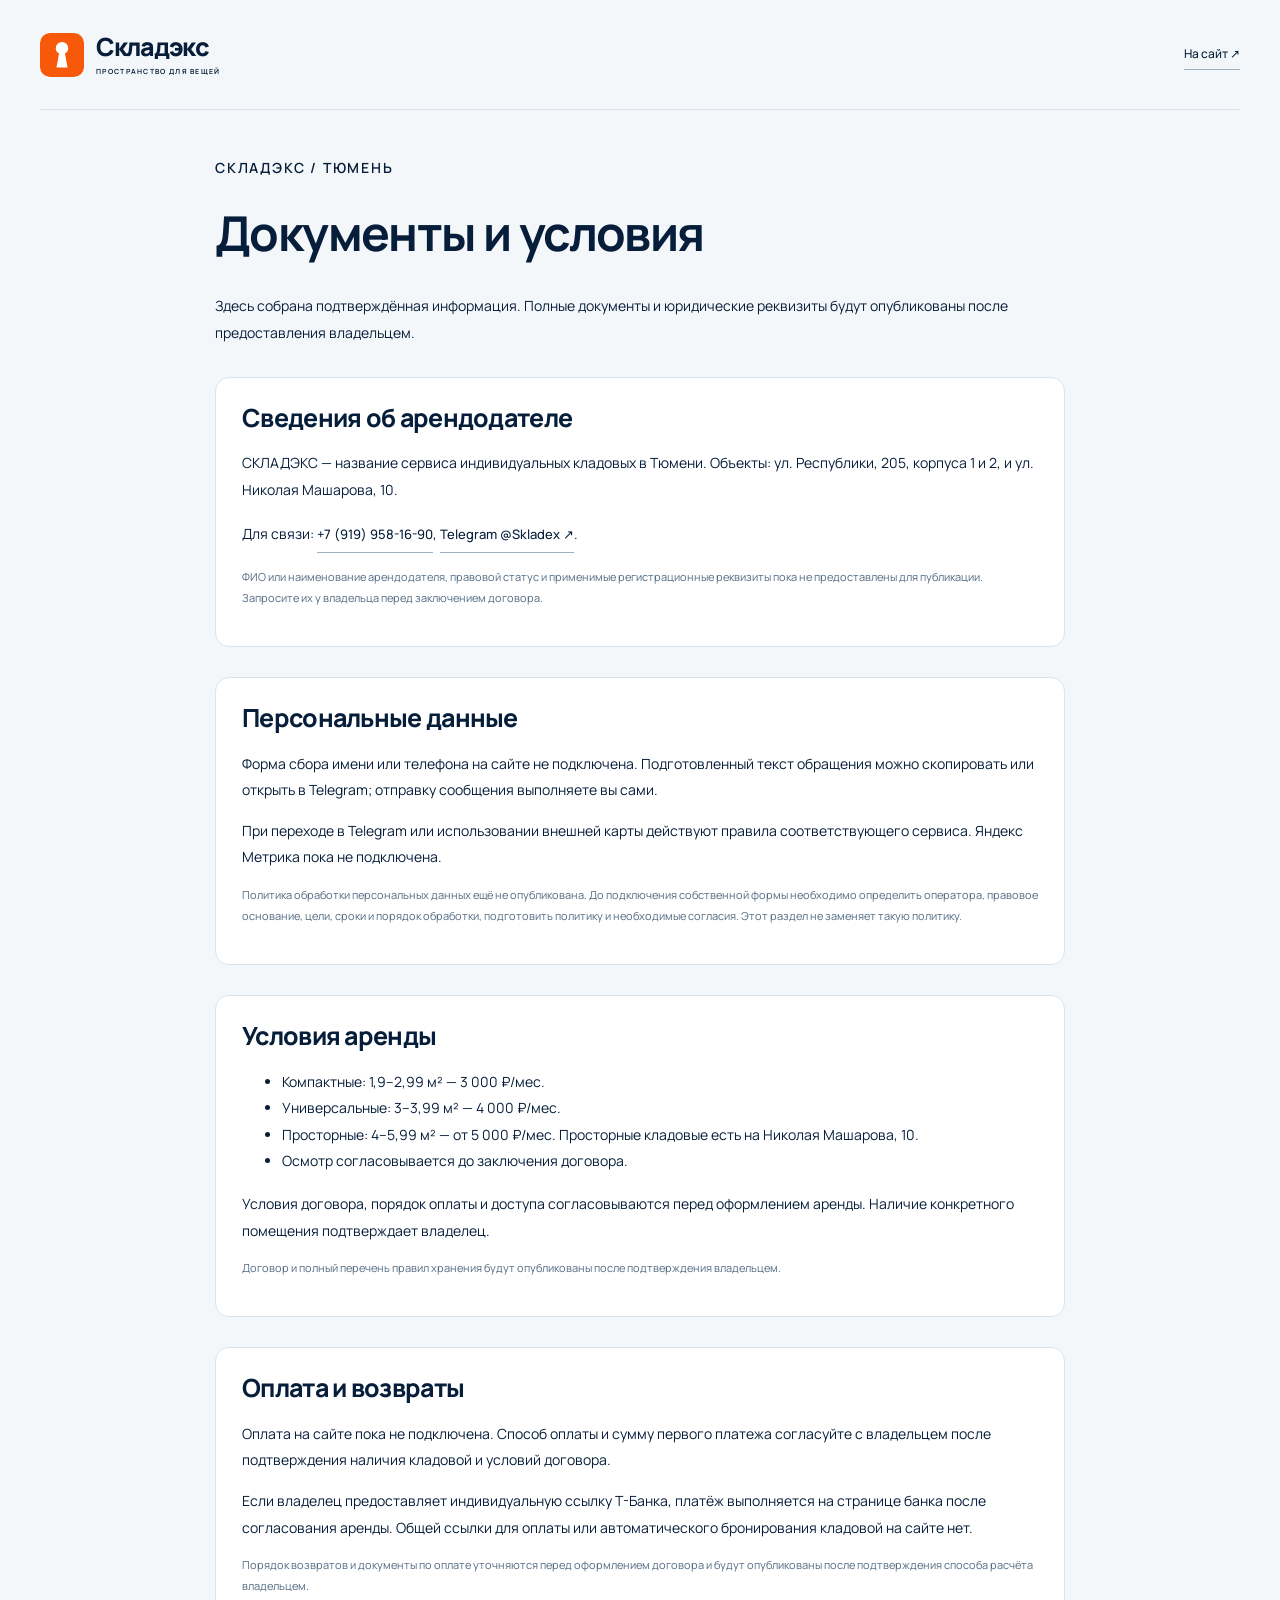
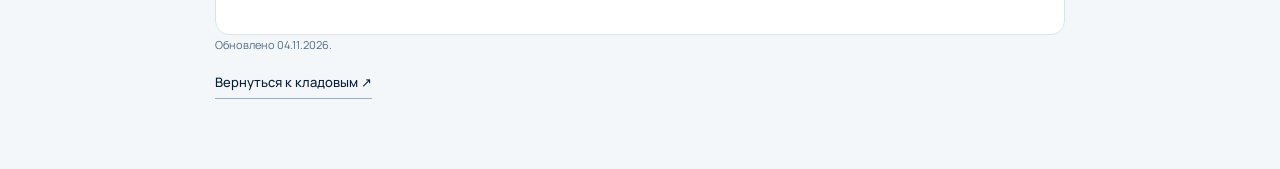
<file: documents.html>
<!DOCTYPE html>
<html lang="ru">
<head>
  <meta charset="UTF-8"><meta name="viewport" content="width=device-width, initial-scale=1"><meta name="theme-color" content="#071E3A">
  <title>Документы и условия — Складэкс</title><meta name="description" content="Подтверждённые условия аренды кладовых Складэкс, контакты и информация о подготовке документов.">
  <link rel="icon" href="favicon.svg" type="image/svg+xml"><link rel="stylesheet" href="styles.css?v=skladex-v16-20261104">
</head>
<body id="top">
  <header class="site-header wrap"><a class="brand" href="index.html"><img class="brand-mark" src="brand-mark.svg" width="44" height="44" alt=""><span>Складэкс<small>ПРОСТРАНСТВО ДЛЯ ВЕЩЕЙ</small></span></a><a class="text-link" href="index.html">На сайт ↗</a></header>
  <main class="document-page wrap"><p class="eyebrow">СКЛАДЭКС / ТЮМЕНЬ</p><h1>Документы и условия</h1><p>Здесь собрана подтверждённая информация. Полные документы и юридические реквизиты будут опубликованы после предоставления владельцем.</p>
    <section id="landlord" aria-labelledby="landlord-title"><h2 id="landlord-title">Сведения об арендодателе</h2><p>СКЛАДЭКС — название сервиса индивидуальных кладовых в Тюмени. Объекты: ул. Республики, 205, корпуса 1 и 2, и ул. Николая Машарова, 10.</p><p>Для связи: <a class="text-link" href="tel:+79199581690">+7 (919) 958-16-90</a>, <a class="text-link" href="https://t.me/Skladex" target="_blank" rel="noopener noreferrer">Telegram @Skladex ↗</a>.</p><p class="document-status">ФИО или наименование арендодателя, правовой статус и применимые регистрационные реквизиты пока не предоставлены для публикации. Запросите их у владельца перед заключением договора.</p></section>
    <section id="privacy" aria-labelledby="privacy-title"><h2 id="privacy-title">Персональные данные</h2><p>Форма сбора имени или телефона на сайте не подключена. Подготовленный текст обращения можно скопировать или открыть в Telegram; отправку сообщения выполняете вы сами.</p><p>При переходе в Telegram или использовании внешней карты действуют правила соответствующего сервиса. Яндекс Метрика пока не подключена.</p><p class="document-status">Политика обработки персональных данных ещё не опубликована. До подключения собственной формы необходимо определить оператора, правовое основание, цели, сроки и порядок обработки, подготовить политику и необходимые согласия. Этот раздел не заменяет такую политику.</p></section>
    <section id="rental" aria-labelledby="rental-title"><h2 id="rental-title">Условия аренды</h2><ul><li>Компактные: 1,9–2,99 м² — 3 000 ₽/мес.</li><li>Универсальные: 3–3,99 м² — 4 000 ₽/мес.</li><li>Просторные: 4–5,99 м² — от 5 000 ₽/мес. Просторные кладовые есть на Николая Машарова, 10.</li><li>Осмотр согласовывается до заключения договора.</li></ul><p>Условия договора, порядок оплаты и доступа согласовываются перед оформлением аренды. Наличие конкретного помещения подтверждает владелец.</p><p class="document-status">Договор и полный перечень правил хранения будут опубликованы после подтверждения владельцем.</p></section>
    <section id="payment" aria-labelledby="payment-title"><h2 id="payment-title">Оплата и возвраты</h2><p>Оплата на сайте пока не подключена. Способ оплаты и сумму первого платежа согласуйте с владельцем после подтверждения наличия кладовой и условий договора.</p><p>Если владелец предоставляет индивидуальную ссылку Т-Банка, платёж выполняется на странице банка после согласования аренды. Общей ссылки для оплаты или автоматического бронирования кладовой на сайте нет.</p><p class="document-status">Порядок возвратов и документы по оплате уточняются перед оформлением договора и будут опубликованы после подтверждения способа расчёта владельцем.</p></section>
    <p class="document-status">Обновлено 04.11.2026.</p><a class="text-link" href="index.html#catalog">Вернуться к кладовым ↗</a>
  </main>
</body>
</html>
</file>
<file: styles.css>
@font-face{font-family:Manrope;src:url("fonts/manrope-variable.ttf") format("truetype");font-style:normal;font-weight:200 800;font-display:swap}
:root{--paper:#f4f7fa;--ink:#071e3a;--muted:#536b82;--accent:#f85809;--line:#dbe4ee;--sage:#e9f0f7;--green:#315979;--white:#ffffff}
*{box-sizing:border-box}html{scroll-behavior:smooth;scroll-padding-top:28px}body{margin:0;background:var(--paper);color:var(--ink);font:16px/1.65 Manrope,Arial,Helvetica,sans-serif}button,input,select,textarea{font:inherit;color:inherit}button,a{-webkit-tap-highlight-color:transparent}button{cursor:pointer}button{border:0}a{color:inherit;text-decoration:none}h1,h2,h3,h4,p,figure{margin-top:0}img{max-width:100%;display:block}button[hidden],[hidden]{display:none!important}button:focus-visible,a:focus-visible,summary:focus-visible,select:focus-visible,textarea:focus-visible,[tabindex]:focus-visible{outline:3px solid var(--accent);outline-offset:4px}.wrap{width:min(1240px,calc(100% - 80px));margin-inline:auto}.section{padding-block:90px}.eyebrow{font-size:10px;letter-spacing:1.8px;font-weight:600;margin-bottom:22px;line-height:1.7}.section-top{display:flex;justify-content:space-between;align-items:flex-end;gap:40px;margin-bottom:36px}h2{font-size:clamp(30px,3.3vw,45px);font-weight:500;line-height:1.15;letter-spacing:-1.7px;margin-bottom:0}.section-description{max-width:365px;font-size:13px;line-height:1.9;color:var(--muted);margin-bottom:3px}.button{display:inline-flex;align-items:center;justify-content:space-between;gap:30px;min-height:54px;padding:16px 22px;border-radius:7px;font-size:13px;font-weight:600;line-height:1.5;transition:background .18s,transform .18s}.button>span{font-size:21px;line-height:1}.button:hover{transform:translateY(-2px)}.button-primary{background:var(--accent);color:#fff}.button-primary:hover{background:#d9582c}.button-dark{background:var(--ink);color:#fff}.button-dark:hover{background:#424d3d}.button-outline{background:transparent;border:1px solid #a5b8cc}.button-outline:hover{background:var(--sage)}.text-link,.text-button{display:inline-flex;align-items:center;gap:15px;background:transparent;padding:5px 0;border-bottom:1px solid #9cb0c5;font-size:12px;font-weight:500;text-align:left}.text-link:hover,.text-button:hover{color:#b54208;border-color:var(--accent)}
.site-header{height:110px;display:flex;align-items:center;justify-content:space-between;gap:25px;border-bottom:1px solid var(--line)}.brand{display:inline-flex;align-items:center;gap:10px;font-weight:800;font-size:23px;letter-spacing:-.8px;line-height:1.15;white-space:nowrap}.brand small{display:block;font-size:8px;letter-spacing:1.2px;font-weight:500;margin-top:6px}.brand-mark{position:relative;display:grid;place-items:center;width:43px;height:46px;background:var(--accent);color:#fff;border-radius:10px;font-size:31px;padding-right:3px}.brand-mark>span{position:absolute;right:5px;top:3px;font-size:14px}.desktop-nav{display:flex;gap:25px;font-size:12px}.desktop-nav a:hover{color:var(--accent)}.header-action{font-size:11px;padding:12px 0;border-bottom:1px solid #7891a6}.menu-toggle{display:none}.mobile-menu{padding-block:10px 20px}.mobile-menu a{display:block;padding:10px 0;font-size:14px}
.hero{display:grid;grid-template-columns:1.06fr 1fr;gap:40px;padding-block:66px 58px;align-items:center}.hero h1{font-size:clamp(40px,4.2vw,60px);font-weight:500;line-height:1.13;letter-spacing:-2.5px;margin-bottom:26px}.hero h1 span{color:var(--accent)}.hero-description{max-width:435px;font-size:15px;line-height:1.85;color:var(--muted);margin-bottom:28px}.hero-actions{display:flex;align-items:center;gap:25px;flex-wrap:wrap}.hero-tags{display:flex;gap:10px;flex-wrap:wrap;margin-top:28px}.hero-tags span{padding:7px 11px;border:1px solid var(--line);border-radius:30px;font-size:10px}.hero-visual{border-radius:15px;background:var(--sage);padding:22px;min-width:0;overflow:hidden}.visual-top,.visual-bottom{display:flex;align-items:center;justify-content:space-between;gap:18px;font-size:9px;letter-spacing:1px}.visual-top output{white-space:nowrap;font-size:11px;letter-spacing:.8px}.hero-slides{height:375px;margin-top:12px}.hero-slide{height:100%;margin:0;display:flex;flex-direction:column;justify-content:center}.hero-slide img{width:100%;height:calc(100% - 30px);min-height:0;object-fit:contain}.hero-slide figcaption{font-size:9px;color:#536b82;text-align:center;line-height:1.5;margin:12px 0 0;letter-spacing:0}.visual-bottom{border-top:1px solid #d4dfeb;padding-top:14px;margin-top:18px}.slide-controls{display:flex;gap:7px}.slide-controls button{width:32px;height:32px;border-radius:50%;border:1px solid #a8bbce;background:transparent;font-size:16px}.slide-controls button:hover{background:#dce6f1}.order-strip{border-block:1px solid var(--line);display:grid;grid-template-columns:1fr 1.5fr;gap:60px;align-items:center;padding-block:28px}.order-strip>div{position:relative;padding-right:45px}.order-strip .eyebrow{font-size:9px;letter-spacing:1.3px;display:block;margin-bottom:12px;color:var(--muted)}.order-strip p{font-size:20px;font-weight:400;line-height:1.35;margin:0;letter-spacing:-.4px}.order-strip strong{font-weight:500}.order-arrow{position:absolute;right:0;bottom:0;font-size:36px;color:var(--green)}.storage-types{list-style:none;display:flex;flex-wrap:wrap;gap:10px 12px;margin:0;padding:0}.storage-types li{font-size:9px;letter-spacing:1px;padding:8px 13px;background:#e9f0f7;border-radius:30px}
.advantages-grid{display:grid;grid-template-columns:repeat(4,minmax(0,1fr));gap:28px;margin-top:48px}.advantage-number{display:flex;align-items:center;justify-content:space-between;border-top:1px solid var(--line);padding-top:16px;font-size:11px;color:var(--muted);margin-bottom:25px}.advantage-number>span{font-size:28px;color:var(--green)}.advantages-grid h3{font-size:18px;font-weight:500;margin-bottom:12px;letter-spacing:-.4px}.advantages-grid article>p{font-size:12px;line-height:1.8;color:var(--muted);margin-bottom:0}.areas-section{background:#edf3f8}.filters{display:flex;flex-wrap:wrap;gap:8px;margin:35px 0 24px}.filter{padding:9px 16px;border:1px solid #d4deea;border-radius:30px;background:transparent;font-size:11px}.filter.active{background:var(--ink);color:#fff;border-color:var(--ink)}.filter:hover:not(.active){background:#e2eaf3}.area-grid{display:grid;grid-template-columns:repeat(3,minmax(0,1fr));gap:22px}.area-card{border:1px solid #d8e2ed;border-radius:12px;overflow:hidden;background:var(--white)}.area-visual{position:relative;padding:24px;height:194px;overflow:hidden}.area-visual p{font-size:9px;letter-spacing:1.5px;margin-bottom:15px}.area-visual strong{font-size:55px;letter-spacing:-2px;line-height:1.1;font-weight:500;position:relative;z-index:1}.area-visual strong>span{font-size:23px;letter-spacing:-1px}.compact{background:#edf2f8}.universal{background:#fff0e7}.spacious{background:#e2ebf5}.area-symbol{position:absolute;right:25px;bottom:-22px;font-size:128px;line-height:1;font-weight:400;color:#071e3a22;transform:rotate(-12deg)}.universal .area-symbol{color:#c9490028}.spacious .area-symbol{color:#3159792b}.area-copy{padding:25px 24px 22px}.area-copy h3{font-weight:500;font-size:21px;letter-spacing:-.6px;margin-bottom:12px}.area-copy>p{font-size:13px;color:var(--muted);line-height:1.8;min-height:70px;margin-bottom:22px}.area-bottom{display:flex;justify-content:space-between;align-items:center;gap:14px;border-top:1px solid var(--line);padding-top:17px}.area-bottom>span{font-size:9px;color:var(--muted);max-width:140px}.area-bottom .text-link{font-size:12px;white-space:nowrap}.format-count{font-size:11px;color:var(--muted);margin:22px 0 10px}.catalog-note{font-size:11px;line-height:1.8;color:var(--muted);max-width:880px;margin-bottom:28px}.plans-shortcut{display:flex;align-items:center;justify-content:space-between;gap:25px;padding:20px 24px;background:#e2eaf3;border-radius:9px}.plans-shortcut strong{display:block;font-size:13px;font-weight:500}.plans-shortcut small{display:block;font-size:11px;color:var(--muted);margin-top:4px}.plans-shortcut>span:last-child{font-size:12px;white-space:nowrap}.plans-shortcut:hover{background:#d8e5f1}.steps{display:grid;grid-template-columns:repeat(3,minmax(0,1fr));list-style:none;gap:50px;padding:0;margin:45px 0 0}.steps li{border-top:1px solid var(--line);padding-top:20px}.steps li>span{font-size:12px;color:var(--muted);display:block;margin-bottom:26px}.steps h3{font-weight:500;font-size:20px;letter-spacing:-.5px;margin-bottom:12px}.steps p{font-size:13px;color:var(--muted);margin-bottom:0;line-height:1.8}.how-section{border-bottom:1px solid var(--line)}
.building-switch{display:grid;grid-template-columns:1fr 1fr;gap:15px;margin:30px 0}.building-option{padding:20px 23px;border:1px solid var(--line);border-radius:10px;background:transparent;text-align:left}.building-option>span{display:block;font-size:9px;letter-spacing:1.4px;color:var(--muted);margin-bottom:7px}.building-option strong{display:block;font-size:20px;font-weight:500;letter-spacing:-.5px}.building-option small{display:block;font-size:11px;color:var(--muted);margin-top:5px}.building-option.active{border-color:var(--green);background:var(--sage);box-shadow:inset 0 0 0 1px var(--green)}.location-grid{display:grid;grid-template-columns:.9fr 1.1fr;gap:50px;align-items:stretch}.location-grid>*{min-width:0}.location-copy{align-self:center}.location-copy h3{font-size:24px;letter-spacing:-.6px;font-weight:500;margin-bottom:15px}.location-copy>p{font-size:13px;color:var(--muted);line-height:1.8;margin-bottom:25px;max-width:400px}.location-details{border-top:1px solid var(--line);margin-bottom:24px}.location-details>div{border-bottom:1px solid var(--line);padding:12px 0}.location-details span{font-size:10px;color:var(--muted);display:block;margin-bottom:4px}.location-details strong{font-weight:500;font-size:12px;display:block}.map-external{display:flex;width:fit-content;margin-top:14px}.map-external+#map-route{margin-top:6px}.location-copy .button{font-size:12px}.map-card{border:1px solid var(--line);border-radius:12px;overflow:hidden;background:var(--sage);display:flex;flex-direction:column}.map-card iframe{border:0;width:100%;min-height:360px;flex:1;display:block}.map-footer{padding:12px 16px;border-top:1px solid var(--line)}.map-footer>p{font-size:11px;line-height:1.7;color:var(--muted);margin:0 0 9px}.map-options{display:flex;justify-content:space-between;flex-wrap:wrap;gap:10px}.map-link{background:transparent;padding:5px 0;font:inherit;font-size:11px;color:var(--green);text-decoration:underline;text-underline-offset:3px}.building-photo{display:grid;grid-template-columns:.85fr 1.15fr;gap:24px 44px;padding:34px;background:var(--sage);border-radius:14px;margin:40px 0 0;align-items:center}.photo-heading{grid-column:2;grid-row:1;align-self:end}.photo-heading h3{font-size:27px;font-weight:500;letter-spacing:-.7px;margin-bottom:16px}.photo-heading>p{font-size:13px;line-height:1.85;color:var(--muted);margin-bottom:22px;max-width:420px}.photo-address-list{display:flex;flex-direction:column;gap:10px;margin-bottom:20px}.photo-address{display:flex;gap:12px;align-items:center;width:100%;background:var(--paper);border:1px solid #d2dfec;border-radius:9px;padding:14px;text-align:left}.photo-address>span{width:33px;height:33px;border-radius:50%;display:grid;place-items:center;flex-shrink:0;background:#dfebf5;font-size:15px}.photo-address strong{font-weight:500;font-size:13px;line-height:1.5}.photo-address small{display:block;font-size:10px;color:var(--muted);margin-top:3px}.photo-address.active{border-color:var(--accent);box-shadow:inset 0 0 0 1px var(--accent)}.photo-address.active>span{background:var(--accent);color:#fff}.building-photo-stage{position:relative;grid-column:1;grid-row:1 / span 2;width:100%;max-width:420px;margin-inline:auto;overflow:hidden;border-radius:10px}.building-photo-stage img{width:100%;height:auto}.building-hotspots{position:absolute;inset:0;width:100%;height:100%;pointer-events:none}.building-hotspot{cursor:pointer;outline:none;pointer-events:visiblePainted}.building-hotspot path,.building-hotspot circle{fill:transparent;stroke:transparent;stroke-width:3;vector-effect:non-scaling-stroke}.building-hotspot.active path{fill:#f8580916;stroke:#f8580980}.building-hotspot:hover path,.building-hotspot:focus-visible path{fill:#f8580920;stroke:#fff}.building-hotspot:focus-visible circle{stroke:#fff;stroke-width:4}.building-photo>figcaption{grid-column:2;grid-row:2;align-self:start;font-size:11px;line-height:1.8;color:var(--muted);max-width:420px}
.floorplan-panel{border-top:1px solid var(--line)}.floorplan-header{display:flex;justify-content:space-between;align-items:flex-end;gap:30px;margin-bottom:30px}.floorplan-header>p{font-size:12px;color:var(--muted);line-height:1.8;margin:0}.section-picker{display:grid;grid-template-columns:repeat(10,minmax(0,1fr));gap:9px;margin-bottom:26px}.section-button{min-height:48px;font-size:15px;border:1px solid var(--line);border-radius:7px;background:transparent}.section-button.active{background:var(--ink);color:#fff;border-color:var(--ink)}.section-button:hover:not(.active){background:var(--sage)}.floorplan-info{display:flex;justify-content:space-between;align-items:center;gap:18px;margin-bottom:15px}.floorplan-info h4{font-size:15px;font-weight:500;margin:0}.floorplan-info>a{font-size:11px;color:var(--green);text-decoration:underline;white-space:nowrap}.floorplan-stage{border:1px solid var(--line);border-radius:10px;background:#fff;overflow:hidden}.plan-preview-button{display:block;width:100%;padding:clamp(10px,2vw,22px);background:#fff;cursor:zoom-in}.plan-preview-button img{width:100%;height:auto;max-height:560px;object-fit:contain}.floorplan-actions{display:flex;flex-wrap:wrap;gap:12px;margin-top:20px}.floorplan-actions .button{font-size:12px}.floorplan-panel>p{font-size:11px;color:var(--muted);line-height:1.8;margin:14px 0 0}.image-error{color:#a23a20!important;background:#f7e6da;padding:12px 15px;border-radius:7px}.faq-section{display:grid;grid-template-columns:.9fr 1.1fr;gap:80px;border-top:1px solid var(--line)}.faq-list details{border-bottom:1px solid var(--line);padding:20px 0}.faq-list details:first-child{padding-top:0}.faq-list summary{display:flex;justify-content:space-between;align-items:center;gap:22px;list-style:none;cursor:pointer;font-size:14px}.faq-list summary::-webkit-details-marker{display:none}.faq-list summary>span{font-size:24px;color:#68839c}.faq-list details[open] summary>span{transform:rotate(45deg)}.faq-list details p{font-size:13px;color:var(--muted);line-height:1.85;margin:15px 30px 0 0}
.inquiry-section{background:#e7f0f8}.inquiry-grid{display:grid;grid-template-columns:1fr 1fr;gap:95px}.inquiry-description{font-size:14px;line-height:1.85;color:#4d667f;max-width:385px;margin-top:25px}.inquiry-grid .eyebrow{color:#4d667f}form label{display:block;font-size:12px;font-weight:500;margin-bottom:8px}form select,form textarea{display:block;width:100%;border:1px solid #b8cadc;border-radius:7px;padding:13px 14px;background:#ffffff;font-size:16px;line-height:1.6}form textarea{resize:vertical;min-height:100px;max-height:500px}form select{margin-bottom:20px}.inquiry-context{font-size:11px;color:#4d667f;margin:12px 0}.inquiry-grid .button{width:100%;margin-top:5px}.form-note{font-size:10px;color:#4d667f;line-height:1.75;margin:14px 0 0}.inquiry-result{margin-top:22px;padding-top:20px;border-top:1px solid #bfcee0}.inquiry-result textarea{font-size:13px;line-height:1.8;min-height:220px}.inquiry-result p{font-size:11px;line-height:1.7;margin:10px 0 0;color:#315979}.footer{padding-block:42px 24px}.footer-top{display:flex;align-items:center;justify-content:space-between;gap:25px;padding-bottom:30px}.footer-top>p{font-size:12px;color:var(--muted);margin:0}.footer-bottom{display:flex;justify-content:space-between;gap:20px;padding-top:20px;border-top:1px solid var(--line);font-size:10px;color:var(--muted)}.footer-bottom p{margin:0;text-align:right}.noscript-note{padding:20px;background:#e7f0f8;font-size:12px;text-align:center;margin:0}
.plan-dialog{width:min(1100px,calc(100% - 28px));max-height:calc(100dvh - 28px);padding:28px;border:1px solid var(--line);border-radius:14px;background:var(--paper);color:var(--ink);overflow:auto}.plan-dialog::backdrop{background:#071e3a99;backdrop-filter:blur(4px)}body:has(dialog[open]){overflow:hidden}.dialog-close{position:absolute;right:12px;top:7px;font-size:31px;background:transparent;padding:6px 9px;line-height:1}.plan-dialog h2{font-size:28px;margin-bottom:20px}.plan-dialog .eyebrow{font-size:9px;margin-top:8px}.plan-tools{display:flex;align-items:center;flex-wrap:wrap;gap:8px;margin-bottom:15px}.plan-tools button,.plan-tools>a{border:1px solid var(--line);background:#fff;padding:9px 13px;border-radius:7px;font-size:11px;min-height:42px;display:inline-flex;align-items:center;justify-content:center}.plan-tools button:disabled{opacity:.4;cursor:default}.plan-tools button:hover:not(:disabled){background:var(--sage)}.plan-tools output{font-size:12px;text-align:center;min-width:50px}.plan-tools>a{margin-left:auto}.plan-viewport{height:min(62dvh,640px);overflow:auto;border:1px solid var(--line);border-radius:7px;background:#fff;overscroll-behavior:contain;touch-action:pan-x pan-y pinch-zoom;scrollbar-gutter:stable}.plan-canvas{width:100%;height:100%}.plan-canvas img{display:block;width:100%;height:100%;max-width:none;object-fit:contain}.plan-viewer-hint{font-size:10px;color:var(--muted);line-height:1.7;margin:12px 0 0}
@media(max-width:1100px){.wrap{width:calc(100% - 60px)}.desktop-nav{gap:16px;font-size:11px}.header-action{display:none}.hero{gap:24px}.hero h1{font-size:48px;letter-spacing:-2px}.hero-description{font-size:14px}.hero-visual{padding:18px}.hero-slides{height:350px}.advantages-grid{gap:20px}.area-copy{padding:21px}.area-bottom{align-items:flex-start;flex-direction:column;gap:8px}.area-bottom>span{max-width:none}.area-copy>p{min-height:95px}.inquiry-grid{gap:50px}.location-grid{gap:30px}.building-photo{padding:25px;gap:20px 28px}.photo-address{padding:12px}.photo-address strong{font-size:12px}.faq-section{gap:50px}}
@media(max-width:760px){.wrap{width:calc(100% - 40px)}.section{padding-block:56px}.site-header{height:85px;gap:20px}.brand{font-size:22px}.brand-mark{width:38px;height:42px;font-size:28px}.brand small{font-size:7px;letter-spacing:1px}.desktop-nav{display:none}.menu-toggle{display:flex;flex-direction:column;justify-content:center;gap:6px;width:35px;height:40px;background:transparent;padding:5px;margin-left:auto}.menu-toggle span{display:block;width:25px;height:1px;background:var(--ink)}.menu-toggle[aria-expanded=true] span:first-child{transform:translateY(3.5px) rotate(45deg)}.menu-toggle[aria-expanded=true] span:last-child{transform:translateY(-3.5px) rotate(-45deg)}.hero{grid-template-columns:1fr;padding-block:35px 35px;gap:32px}.hero h1{font-size:clamp(35px,8.2vw,54px);letter-spacing:-1.8px}.hero .eyebrow{font-size:9px}.hero-description{max-width:470px;font-size:14px}.hero-actions{gap:20px}.hero-actions .button{font-size:12px;padding:15px 18px}.hero-tags{margin-top:23px;gap:8px}.hero-tags span{font-size:9px}.hero-visual{padding:18px}.hero-slides{height:320px}.visual-top,.visual-bottom{font-size:8px;letter-spacing:.6px}.visual-top output{font-size:10px}.hero-slide figcaption{font-size:8px}.order-strip{grid-template-columns:1fr;gap:25px;padding-block:25px}.order-strip p{font-size:22px}.storage-types{gap:8px}.storage-types li{font-size:8px;padding:7px 10px}.section-top{display:block;margin-bottom:26px}.eyebrow{font-size:9px;letter-spacing:1.4px;margin-bottom:17px}h2{font-size:33px;letter-spacing:-1px}.section-description{max-width:100%;font-size:12px;margin-top:19px;line-height:1.85}.advantages-grid{grid-template-columns:repeat(2,minmax(0,1fr));gap:30px 22px;margin-top:32px}.advantage-number{margin-bottom:16px}.advantages-grid h3{font-size:16px}.advantages-grid article>p{font-size:11px}.filters{gap:6px;margin-top:25px}.filter{font-size:10px;padding:8px 12px}.area-grid{grid-template-columns:1fr;gap:18px}.area-visual{height:180px;padding:23px}.area-visual strong{font-size:55px}.area-copy{padding:23px}.area-copy>p{min-height:0;margin-bottom:20px}.area-bottom{flex-direction:row;align-items:center;gap:12px}.area-bottom>span{max-width:155px;font-size:10px}.catalog-note{font-size:10px}.plans-shortcut{padding:18px;align-items:flex-start;flex-direction:column;gap:15px}.plans-shortcut strong{font-size:12px}.plans-shortcut small{font-size:10px}.plans-shortcut>span:last-child{font-size:11px}.steps{grid-template-columns:1fr;gap:26px;margin-top:30px}.steps li{padding-top:16px;display:grid;grid-template-columns:35px 1fr;gap:5px 12px}.steps li>span{grid-row:1 / span 2;margin:2px 0 0}.steps h3{font-size:19px;margin:0}.steps p{font-size:12px;grid-column:2;max-width:400px}.building-switch{gap:10px;margin-top:25px}.building-option{padding:16px 12px}.building-option>span{font-size:8px}.building-option strong{font-size:15px}.building-option small{font-size:10px}.location-grid{grid-template-columns:1fr;gap:26px}.location-copy h3{font-size:22px}.location-copy>p{max-width:100%;font-size:12px}.map-card iframe{min-height:320px;height:320px;flex:none}.map-footer{padding:11px 13px}.map-link{font-size:11px;min-height:32px}.building-photo{grid-template-columns:minmax(0,1fr);padding:20px;gap:20px;margin-top:30px}.photo-heading{grid-column:1;grid-row:1}.photo-heading h3{font-size:23px}.photo-heading>p{font-size:12px;margin-bottom:17px}.photo-address strong{font-size:12px}.photo-address small{font-size:10px}.building-photo-stage{grid-column:1;grid-row:2;max-width:460px}.building-photo>figcaption{grid-column:1;grid-row:3;max-width:none;font-size:10px}.floorplan-header{flex-direction:column;align-items:flex-start;gap:18px}.floorplan-header>p{font-size:11px}.section-picker{grid-template-columns:repeat(5,minmax(0,1fr));gap:8px}.section-button{min-height:46px}.floorplan-info{flex-direction:column;align-items:flex-start;gap:8px}.floorplan-info h4{font-size:13px}.plan-preview-button img{max-height:480px}.floorplan-actions{flex-direction:column}.floorplan-actions .button{width:100%;font-size:11px}.floorplan-panel>p{font-size:10px}.faq-section{grid-template-columns:1fr;gap:30px}.faq-list summary{font-size:13px;gap:15px}.faq-list details p{font-size:12px;margin-right:15px}.inquiry-grid{grid-template-columns:1fr;gap:28px}.inquiry-description{font-size:13px;max-width:100%;margin:20px 0 0}.footer{padding-block:30px 22px}.footer-top{flex-wrap:wrap;gap:25px;padding-bottom:25px}.footer-top>p{font-size:11px}.footer-bottom{flex-direction:column;gap:12px;font-size:9px}.footer-bottom p{text-align:left}.plan-dialog{padding:23px 15px 15px}.plan-dialog h2{font-size:22px;margin-bottom:15px}.plan-dialog .eyebrow{font-size:8px}.plan-tools{gap:5px}.plan-tools button,.plan-tools>a{font-size:10px;padding:8px 10px}.plan-tools>a{margin-left:0}.plan-viewport{height:56dvh}.plan-viewer-hint{font-size:9px}}
@media(min-width:530px) and (max-width:760px){.area-grid{grid-template-columns:repeat(2,minmax(0,1fr))}.area-visual{padding:18px;height:175px}.area-copy{padding:18px}.area-copy>p{min-height:90px;font-size:12px}.area-bottom{flex-direction:column;align-items:flex-start}.area-visual p{font-size:8px}.area-visual strong{font-size:48px}}
@media(max-width:380px){.wrap{width:calc(100% - 32px)}.hero h1{font-size:35px}.hero-slides{height:280px}.hero-actions{gap:16px}.hero-actions .button{font-size:11px;gap:18px}.hero-actions .text-link{font-size:11px}.brand{font-size:20px}.hero-visual{padding:14px}.building-photo{padding:15px}.photo-address{gap:9px;padding:10px}.photo-address strong{font-size:11px}.photo-address>span{width:30px;height:30px}.building-option strong{font-size:13px}.plan-tools button,.plan-tools>a{padding:8px}.area-bottom{align-items:flex-start;flex-direction:column}.area-bottom>span{max-width:none}.filter{padding:8px 10px}}
@media(prefers-reduced-motion:reduce){html{scroll-behavior:auto}*,*:before,*:after{transition:none!important;animation:none!important}}

/* Общая схема квартала отображается целиком, без обрезки и наложений. */
.building-photo-wide{grid-template-columns:minmax(0,1fr);gap:22px;padding:28px}.building-photo-wide .photo-heading{grid-column:1;grid-row:1;align-self:auto}.building-photo-wide .photo-heading>p{max-width:700px}.building-photo-wide .photo-address-list{display:grid;grid-template-columns:repeat(2,minmax(0,1fr));max-width:850px}.building-photo-wide .building-photo-stage{grid-column:1;grid-row:2;max-width:none;width:100%;border-radius:9px}.building-photo-wide .building-photo-stage img{width:100%;height:auto;max-height:none;object-fit:contain}.building-photo-wide>figcaption{grid-column:1;grid-row:3;max-width:none;margin:0}.building-photo-wide>figcaption a{text-decoration:underline;text-underline-offset:3px}
@media(max-width:760px){.building-photo-wide{padding:18px;gap:18px}.building-photo-wide .building-photo-stage{max-width:none}.building-photo-wide>figcaption{font-size:10px}}
@media(max-width:530px){.building-photo-wide .photo-address-list{grid-template-columns:1fr}}
@media(max-width:380px){.building-photo-wide{padding:15px}}

/* СКЛАДЭКС: цифровой стиль по предоставленному логотипу. */
body{font-synthesis:none;-webkit-font-smoothing:antialiased}.brand{font-family:Manrope,Arial,sans-serif;font-size:25px;font-weight:800;letter-spacing:-1.3px;color:var(--ink);gap:12px}.brand img.brand-mark{display:block;flex:0 0 44px;width:44px;height:44px;padding:0;border-radius:10px;background:transparent}.brand small{font-size:7px;font-weight:650;letter-spacing:1.3px;margin-top:7px}.hero h1{font-weight:750;letter-spacing:-2.8px}.section h2{font-weight:700;letter-spacing:-1.6px}.hero h1 span{color:var(--accent)}h3,h4{font-weight:650}.desktop-nav{font-weight:600}.header-action{font-weight:650}.button{font-family:Manrope,Arial,sans-serif;font-weight:750;border-radius:11px}.button-primary{background:var(--accent);color:var(--ink)}.button-primary:hover{background:#f24e00;color:var(--ink)}.button-dark:hover{background:#153c60}.button-outline{border-color:#a5b8cc}.text-link:hover,.text-button:hover{color:#b54208;border-color:var(--accent)}.hero-visual{border:1px solid #dae4ef;border-radius:22px;background:linear-gradient(145deg,#f0f5fa,#e7eef7)}.hero-tags span{background:#fff;border-color:#d8e2ed}.slide-controls button{background:#fff;color:var(--ink)}.order-strip strong{font-weight:700}.storage-types li{color:#315979;font-weight:650}.advantages-grid h3,.steps h3,.area-copy h3{font-weight:700}.advantage-number>span{color:var(--ink)}.area-card{border-radius:16px;box-shadow:0 5px 24px #071e3a05}.area-visual strong{font-weight:750;letter-spacing:-2.5px}.area-visual p{font-weight:650}.area-bottom .text-link{font-weight:700}.filter{font-weight:600}.plans-shortcut{border:1px solid #cad8e7;border-radius:12px}.plans-shortcut strong{font-weight:700}.plans-shortcut>span:last-child{font-weight:650}.building-option{border-radius:12px}.building-option strong{font-weight:700}.building-option.active{border-color:var(--ink);box-shadow:inset 0 0 0 1px var(--ink)}.photo-address{border-radius:11px}.photo-address strong{font-weight:650}.photo-address.active>span{color:var(--ink);font-weight:800}.section-button{font-weight:700;border-radius:9px}.photo-heading h3{font-weight:700}.location-copy h3{font-weight:700}.map-card{border-radius:16px}.inquiry-section{background:#e7f0f8;border-top:1px solid #d3e1ee}.inquiry-grid h2{color:var(--ink)}form select,form textarea{border-color:#b8cadc;background:#fff;border-radius:10px}form label{font-weight:650}.form-note{color:#4d667f}.inquiry-grid .button-dark{background:var(--ink)}.faq-list summary{font-weight:600}.plan-dialog{border-radius:18px}.plan-dialog h2{font-weight:700}.plan-tools button,.plan-tools>a{font-weight:600}.footer-top .brand small{font-size:7px}
@media(max-width:760px){.brand{font-size:23px;gap:10px}.brand img.brand-mark{width:40px;height:40px;flex-basis:40px}.brand small{font-size:6.5px;letter-spacing:1.05px}.hero h1{font-weight:750;letter-spacing:-1.8px}.section h2{font-weight:700;letter-spacing:-1px}.hero-visual{border-radius:18px}.button{font-size:12px}.area-card{border-radius:14px}.photo-address strong{font-size:12px}}
@media(max-width:380px){.brand{font-size:21px}.brand small{font-size:6px;letter-spacing:.9px}.brand img.brand-mark{width:36px;height:36px;flex-basis:36px}.hero h1{font-size:33px;letter-spacing:-1.4px}}

/* Каталог и реальные контакты — версия 1.1. */
.skip-link{position:fixed;top:10px;left:16px;z-index:20;background:var(--ink);color:#fff;padding:12px 18px;border-radius:8px;transform:translateY(-160%)}
.skip-link:focus{transform:translateY(0)}
.header-contacts{display:flex;align-items:center;gap:18px;flex-shrink:0}.header-phone{font-size:12px;font-weight:750;white-space:nowrap}.header-telegram{font-size:11px;min-height:44px;padding:12px 15px;white-space:nowrap}.desktop-nav{gap:19px;font-size:11px}
.hero{grid-template-columns:1.08fr .92fr;gap:36px;padding-block:55px 65px}.hero h1{font-size:clamp(35px,4.1vw,57px);line-height:1.12;letter-spacing:-2.4px}.hero-description{font-size:14px;max-width:520px}.hero-price{font-size:32px;line-height:1.3;font-weight:800;letter-spacing:-1px;margin:24px 0}.hero-price>span{font-size:17px;letter-spacing:0;font-weight:600}.hero-actions{gap:22px;flex-wrap:wrap}.hero-actions>.text-link{font-size:12px}.hero-tags{display:flex;flex-wrap:wrap;gap:9px;margin-top:25px}.hero-tags span{font-size:10px}
.hero-illustration{margin:0;padding:24px;align-self:stretch;display:flex;flex-direction:column;justify-content:space-between;min-width:0}.hero-illustration>img{width:100%;height:auto;max-height:380px;object-fit:contain;margin:15px 0}.hero-illustration>figcaption{border-top:1px solid var(--line);padding-top:16px;font-size:11px;font-weight:650;text-transform:uppercase;letter-spacing:1px}.visual-top{align-items:center;gap:12px;font-size:9px}.illustration-label{font-size:10px;line-height:1.5;background:#fff;border:1px solid var(--line);border-radius:30px;padding:5px 10px;font-weight:600;color:var(--muted);width:fit-content;white-space:nowrap}.building-photo-wide{position:relative}.building-photo-wide>.illustration-label{grid-row:2;margin:0}.building-photo-wide .building-photo-stage{grid-row:2}
.area-visual{height:150px;padding:22px}.area-visual strong{font-size:42px;letter-spacing:-1.7px}.area-visual strong>span{font-size:21px}.area-copy{padding:25px;display:flex;flex-direction:column;flex:1}.area-card{display:flex;flex-direction:column}.area-copy h3{font-size:20px;line-height:1.35;min-height:54px}.area-copy>p{font-size:12px;line-height:1.85;min-height:110px}.category-price{font-size:27px;line-height:1.4;font-weight:800;letter-spacing:-.8px;margin-top:auto;margin-bottom:15px}.category-price>span{font-size:12px;font-weight:650;letter-spacing:0}.area-copy>.text-link{width:fit-content}.areas-section .catalog-note{margin:22px 0 0}.catalog-note{font-size:12px;line-height:1.8;color:var(--muted)}
.catalog-section{border-bottom:1px solid var(--line)}.catalog-filters{display:grid;grid-template-columns:repeat(4,minmax(0,1fr));gap:16px;background:#fff;border:1px solid var(--line);border-radius:14px;padding:20px}.catalog-filters label{display:grid;gap:7px;font-size:11px;font-weight:700}.catalog-filters select{width:100%;min-width:0;min-height:46px;padding:10px 30px 10px 12px;border:1px solid #bccbd9;border-radius:8px;background:var(--paper);font-size:13px}.catalog-toolbar{display:flex;align-items:center;justify-content:space-between;gap:20px;padding:22px 0}.catalog-toolbar p{font-size:12px;margin:0;color:var(--muted)}.catalog-toolbar .text-link{font-size:12px;min-height:36px}.units-grid{display:grid;grid-template-columns:repeat(3,minmax(0,1fr));gap:22px}.unit-card{min-width:0;border:1px solid var(--line);border-radius:16px;background:#fff;overflow:hidden}.unit-media{height:142px;background:linear-gradient(145deg,#eaf0f7,#f5f7fa);position:relative;overflow:hidden;display:grid;place-items:center}.unit-media>img{width:100%;height:100%;object-fit:cover}.unit-pictogram{color:var(--ink);font-size:80px;line-height:1;transform:rotate(-6deg);opacity:.6}.unit-pictogram svg{width:140px;height:105px;display:block}.unit-media .illustration-label{position:absolute;left:14px;bottom:12px;font-size:9px;padding:3px 8px}.unit-status{position:absolute;right:14px;top:14px;border:1px solid #cbd6e1;background:#f4f7fa;color:var(--muted);padding:4px 10px;border-radius:30px;font-size:10px;font-weight:750}.unit-status.available{background:var(--ink);color:#fff;border-color:var(--ink)}.unit-copy{padding:23px}.unit-category{font-size:10px;text-transform:uppercase;color:var(--muted);letter-spacing:1px;margin-bottom:10px}.unit-copy h3{font-size:23px;font-weight:800;letter-spacing:-.5px;line-height:1.3;margin-bottom:12px}.unit-address{font-size:11px;color:var(--muted);margin-bottom:4px}.unit-position{font-size:13px;font-weight:700;margin-bottom:17px}.unit-specs{margin:0;padding:15px 0;border-top:1px solid var(--line);border-bottom:1px solid var(--line)}.unit-specs>div{display:flex;justify-content:space-between;align-items:center;gap:12px}.unit-specs dt{font-size:12px;color:var(--muted)}.unit-specs dd{margin:0;font-size:21px;font-weight:750;white-space:nowrap}.unit-price{font-size:23px;font-weight:800;letter-spacing:-.5px;margin:18px 0}.unit-inspect{width:100%;justify-content:center;font-size:12px;padding:14px 10px;min-height:48px}.button:disabled{background:#edf1f5;color:#647487;border:1px solid var(--line);cursor:not-allowed;transform:none}.unit-chat{font-size:11px;margin-top:15px}.unit-plan{font-size:10px;color:var(--muted);border-top:1px solid var(--line);padding-top:14px;margin-top:15px}.unit-plan .text-link{font-size:11px;color:var(--ink)}.unit-occupied .unit-media{background:#eef1f5}.unit-occupied .unit-price{font-size:18px;color:var(--muted);line-height:1.8}.catalog-bottom{display:flex;justify-content:space-between;align-items:center;gap:18px;margin:25px 0 12px}.catalog-bottom>p{font-size:11px;color:var(--muted);margin:0}.show-all{display:flex;align-items:center;gap:10px;font-size:13px;font-weight:650;cursor:pointer;min-height:44px}.show-all input{width:20px;height:20px;accent-color:var(--ink);cursor:pointer;flex-shrink:0}.catalog-empty{background:#e9f0f7;border:1px dashed #aabed1;border-radius:14px;padding:35px;margin:10px 0 22px}.catalog-empty h3{font-size:22px;margin-bottom:10px}.catalog-empty p{font-size:13px;max-width:600px;color:var(--muted)}.catalog-empty .text-link{margin-left:20px}.terms-note{font-size:12px;color:var(--muted);border-top:1px solid var(--line);padding-top:20px;margin:35px 0 0}.plans-unavailable{border-left:3px solid var(--accent);padding:9px 14px;background:#fff;font-size:12px!important;color:var(--ink)!important}.building-photo-wide .photo-heading>p{margin-bottom:18px}
.contact-grid{display:grid;grid-template-columns:1.1fr .9fr;gap:70px;align-items:center}.contact-grid h2{font-weight:750;letter-spacing:-1.5px}.inquiry-description{font-size:14px;line-height:1.9;max-width:470px;color:var(--muted);margin:22px 0}.contact-actions{display:flex;gap:12px;flex-wrap:wrap}.contact-card{background:#fff;border:1px solid var(--line);border-radius:16px;padding:34px;display:flex;flex-direction:column;align-items:flex-start}.contact-card .eyebrow{margin-bottom:18px}.contact-phone{font-size:clamp(20px,2.5vw,30px);font-weight:800;letter-spacing:-.7px;white-space:nowrap}.contact-card>.text-link{margin-top:12px}.contact-addresses{border-top:1px solid var(--line);width:100%;padding-top:18px;margin-top:22px}.contact-addresses p{font-size:13px;margin-bottom:8px}.legal-links{display:flex;gap:12px 25px;flex-wrap:wrap;padding-bottom:24px;font-size:11px;color:var(--muted)}.legal-links a{text-decoration:underline;text-underline-offset:4px}.footer-bottom p{max-width:600px}.mobile-contact-bar{display:none}
.contact-dialog{width:min(620px,calc(100% - 28px));max-height:90dvh;margin:auto;padding:32px;border:1px solid var(--line);border-radius:18px;background:var(--paper);color:var(--ink);overflow:auto}.contact-dialog::backdrop{background:#071e3a99;backdrop-filter:blur(3px)}.contact-dialog .eyebrow{font-size:9px;padding-right:35px}.contact-dialog h2{font-size:30px;letter-spacing:-1px;line-height:1.2;font-weight:750;margin-bottom:14px}.contact-dialog>p:not(.eyebrow){font-size:12px;color:var(--muted);line-height:1.8}.contact-dialog label{font-size:12px;font-weight:700;display:block;margin-bottom:8px}.contact-dialog textarea{width:100%;border:1px solid #b8cadc;border-radius:10px;background:#fff;padding:15px;font-size:14px;line-height:1.8;resize:vertical;min-height:180px}.contact-dialog-actions{display:flex;flex-wrap:wrap;gap:12px;margin-top:18px}.contact-dialog-actions .button{font-size:12px;gap:10px;justify-content:center;flex:1;min-width:200px}.contact-dialog-actions>.text-link{width:fit-content;min-height:40px}.contact-dialog #contact-copy-status{color:var(--ink);font-weight:600;margin-top:16px}.contact-dialog .dialog-close{min-width:44px;min-height:44px}.contact-dialog .form-note{font-size:11px;margin-top:12px}.document-page{max-width:850px;padding-block:45px 70px}.document-page h1{font-size:clamp(31px,5vw,48px);line-height:1.2;letter-spacing:-1.6px}.document-page section{margin-top:30px;padding:26px;background:#fff;border:1px solid var(--line);border-radius:14px}.document-page h2{font-size:25px;font-weight:750;letter-spacing:-.7px;margin-bottom:18px}.document-page p,.document-page li{font-size:14px;line-height:1.9}.document-page .text-link{font-size:13px}.document-status{font-size:11px!important;color:var(--muted)}
@media(max-width:1200px){.header-contacts{gap:12px}.desktop-nav{gap:13px}.header-phone{font-size:11px}.header-telegram{font-size:10px;padding:10px 12px}}
@media(min-width:761px) and (max-width:1100px){.site-header{gap:18px}.desktop-nav{display:none}.menu-toggle{display:flex;flex-direction:column;justify-content:center;gap:6px;width:40px;height:44px;background:transparent;padding:7px;flex-shrink:0}.menu-toggle span{display:block;width:25px;height:2px;background:var(--ink)}.header-contacts{margin-left:auto}.hero{gap:25px}.hero h1{font-size:43px;letter-spacing:-1.7px}.hero-actions{gap:16px}.hero-actions .button{font-size:12px}.area-visual strong{font-size:34px}.area-copy{padding:21px}.area-copy>p{min-height:140px}.units-grid{gap:16px}.unit-copy{padding:18px}.unit-price{font-size:21px}.unit-inspect{font-size:10px}.unit-chat{font-size:10px}.contact-grid{gap:35px}.contact-card{padding:25px}}
@media(max-width:760px){body{padding-bottom:calc(74px + env(safe-area-inset-bottom))}.section{padding-block:52px}.site-header{height:86px;gap:12px}.header-contacts{margin-left:auto}.header-phone{font-size:10px}.header-telegram{display:none}.menu-toggle{margin-left:0;flex-shrink:0}.hero{grid-template-columns:1fr;gap:28px;padding-block:35px 45px}.hero h1{font-size:clamp(35px,7.8vw,51px);letter-spacing:-1.6px}.hero-price{font-size:29px;margin:22px 0}.hero-actions{gap:15px}.hero-actions .button{font-size:12px;gap:18px}.hero-actions>.text-link{font-size:11px;min-height:44px}.hero-tags span{font-size:9px}.hero-illustration{padding:20px;max-width:600px}.hero-illustration>img{max-height:300px;margin-block:10px}.visual-top{font-size:8px;letter-spacing:.3px}.illustration-label{font-size:9px}.area-grid{grid-template-columns:1fr;gap:16px}.area-visual{height:140px;padding:22px}.area-visual strong{font-size:44px}.area-copy{padding:23px}.area-copy h3{min-height:0;font-size:21px}.area-copy>p{min-height:0;font-size:13px;margin-bottom:17px}.area-copy h3 br{display:none}.category-price{font-size:29px;margin-bottom:12px}.catalog-note{font-size:11px}.catalog-filters{grid-template-columns:1fr 1fr;gap:14px 10px;padding:16px}.catalog-filters label{font-size:10px}.catalog-filters select{font-size:12px;padding-left:9px;min-height:46px}.catalog-toolbar{padding:17px 0}.catalog-toolbar .text-link{font-size:11px}.units-grid{grid-template-columns:1fr;gap:18px}.unit-media{height:132px}.unit-copy{padding:23px}.unit-copy h3{font-size:24px}.unit-price{font-size:26px}.unit-inspect{font-size:13px;min-height:50px}.unit-chat{font-size:12px;min-height:40px}.unit-plan{font-size:11px}.unit-plan .text-link{font-size:12px;min-height:35px}.catalog-bottom{align-items:flex-start;flex-direction:column;gap:7px;margin-top:19px}.show-all{font-size:13px}.catalog-bottom>p{font-size:10px}.catalog-empty{padding:23px}.catalog-empty h3{font-size:20px}.catalog-empty .text-link{margin-left:0;margin-top:10px}.contact-grid{grid-template-columns:1fr;gap:28px}.contact-card{padding:26px}.contact-phone{font-size:26px}.contact-actions{gap:10px}.contact-actions .button{font-size:12px}.contact-dialog{padding:27px 20px 22px}.contact-dialog h2{font-size:27px}.contact-dialog textarea{font-size:16px;min-height:210px}.contact-dialog-actions{gap:10px}.contact-dialog-actions .button{width:100%;flex:auto;font-size:12px;min-height:48px}.legal-links{gap:12px 20px;flex-direction:column;font-size:11px}.footer-top{align-items:flex-start}.mobile-contact-bar{display:grid;grid-template-columns:1fr 1fr;position:fixed;bottom:0;left:0;right:0;z-index:5;padding:10px 16px calc(10px + env(safe-area-inset-bottom));gap:10px;border-top:1px solid var(--line);background:#f4f7faf5;backdrop-filter:blur(12px)}.mobile-contact-bar a{display:flex;justify-content:center;align-items:center;min-height:44px;font-size:13px;font-weight:750;border-radius:9px;background:var(--ink);color:#fff}.mobile-contact-bar a:last-child{background:var(--accent);color:var(--ink)}.document-page{padding-top:30px}.document-page section{padding:22px}.document-page h2{font-size:23px}}
@media(min-width:560px) and (max-width:760px){.area-grid{grid-template-columns:repeat(3,minmax(0,1fr));gap:12px}.area-visual{padding:16px;height:117px}.area-visual strong{font-size:27px;letter-spacing:-1px}.area-visual strong>span{font-size:15px}.area-copy{padding:16px}.area-copy h3{font-size:16px;min-height:65px}.area-copy>p{font-size:11px;min-height:165px}.category-price{font-size:22px}.category-price>span{font-size:10px}.area-copy>.text-link{font-size:10px}.units-grid{grid-template-columns:1fr 1fr;gap:15px}.unit-copy{padding:18px}.unit-price{font-size:23px}.unit-inspect{font-size:11px}.unit-chat{font-size:10px}.unit-copy h3{font-size:22px}}
@media(max-width:390px){.header-phone{font-size:9px}.site-header{gap:8px}.brand{font-size:20px;gap:8px}.brand img.brand-mark{width:34px;height:34px;flex-basis:34px}.brand small{font-size:5.8px;letter-spacing:.7px}.hero h1{font-size:33px;letter-spacing:-1.5px}.hero-tags span{font-size:8px}.hero-actions{gap:10px}.hero-actions .button{padding-inline:15px;font-size:11px}.hero-actions>.text-link{font-size:10px}.contact-phone{font-size:23px}.catalog-filters{padding:12px}.catalog-filters select{font-size:11px}.contact-dialog{padding-inline:17px}}

/* Доступ и перевозка вещей: шесть коротких преимуществ. */
.advantages-grid-expanded{grid-template-columns:repeat(3,minmax(0,1fr));gap:36px 32px}.hero-tags{align-items:flex-start}.hero-tags span{line-height:1.6}
@media(max-width:760px){.advantages-grid-expanded{grid-template-columns:repeat(2,minmax(0,1fr));gap:28px 22px}.hero-tags span{font-size:9px}.hero-illustration .visual-top{justify-content:flex-start}}

.community-link{display:block;width:100%;margin-top:25px;padding-top:22px;border-top:1px solid var(--line)}.community-link>span{display:block;font-size:9px;letter-spacing:1px;color:var(--muted);margin-bottom:7px}.community-link>strong{display:block;font-size:14px;line-height:1.7;font-weight:700;text-decoration:underline;text-underline-offset:4px;text-decoration-color:#a5b8cc}.community-link:hover>strong{text-decoration-color:var(--accent)}

/* Каталог по двум адресам. */
.catalog-filters{grid-template-columns:1.6fr repeat(4,minmax(0,1fr));gap:12px}.catalog-filters select:disabled{color:var(--muted);background:#edf1f5;cursor:default}.building-switch-expanded{grid-template-columns:repeat(3,minmax(0,1fr))}.building-switch-expanded .building-option strong{font-size:19px}.unit-map{display:flex;width:fit-content;margin-top:9px}.hero-tags span{white-space:normal}
@media(max-width:1100px){.catalog-filters{grid-template-columns:repeat(3,minmax(0,1fr))}.catalog-filters .address-filter{grid-column:span 1}.building-switch-expanded .building-option{padding-inline:15px}.building-switch-expanded .building-option strong{font-size:16px}}
@media(max-width:760px){.catalog-filters{grid-template-columns:1fr 1fr;gap:14px 10px}.catalog-filters .address-filter{grid-column:1 / -1}.building-switch-expanded{grid-template-columns:1fr 1fr}.building-switch-expanded .building-option:last-child{grid-column:1 / -1}.building-switch-expanded .building-option strong{font-size:15px}.hero-tags span{max-width:100%}}
</file>
